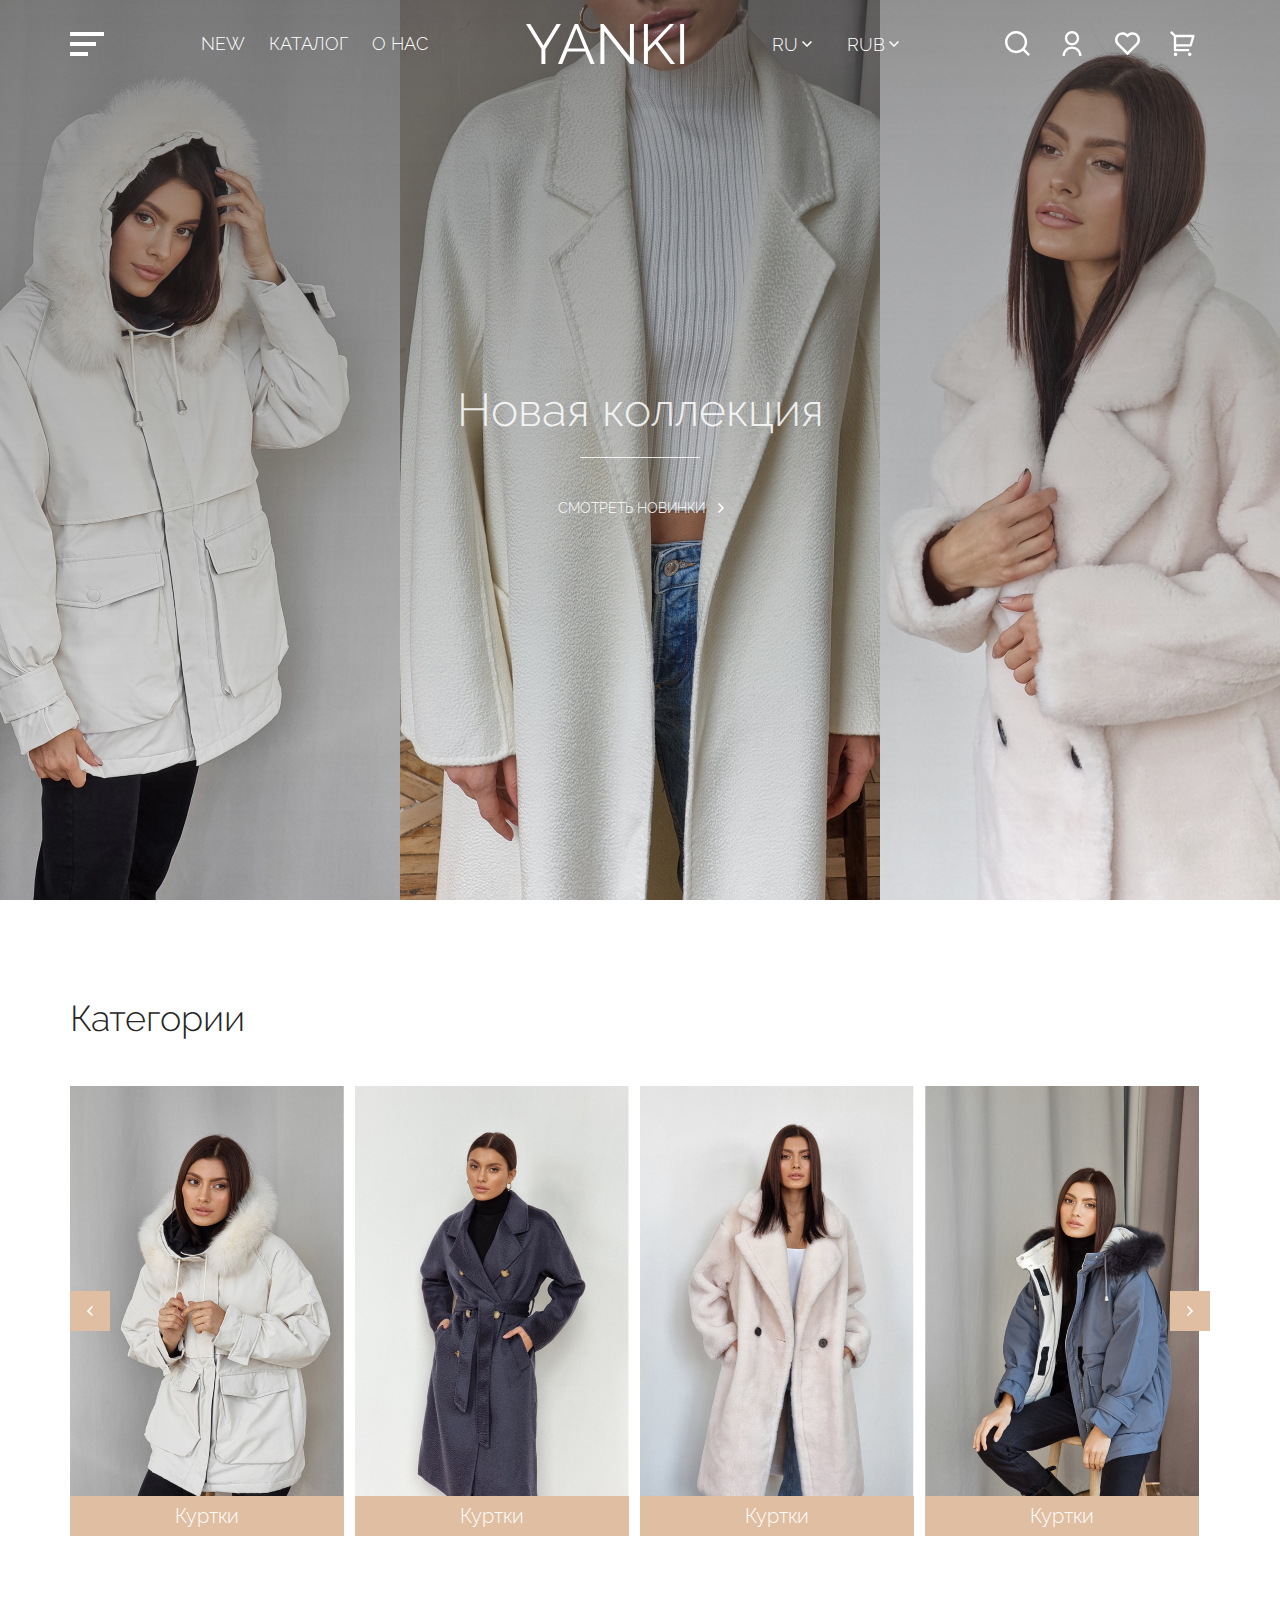
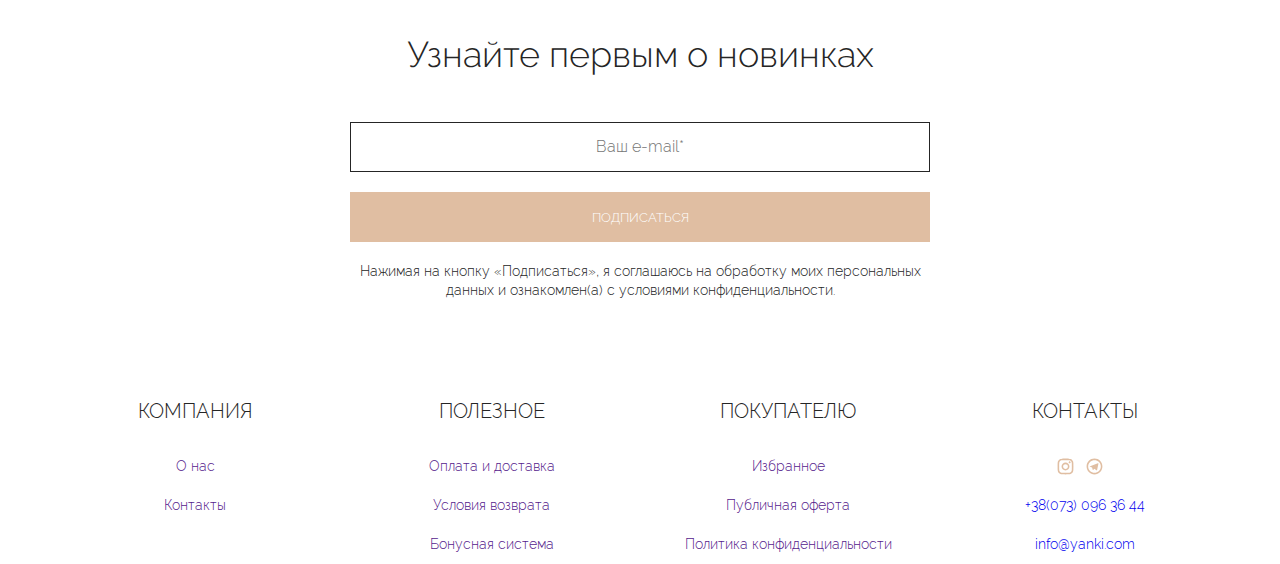
<file: html/index.html>
<!DOCTYPE html>
<html lang="en">
<head>
  <meta charset="UTF-8">
  <meta http-equiv="X-UA-Compatible" content="IE=edge">
  <meta name="viewport" content="width=device-width, initial-scale=1.0">
  <title>Yanki</title>
  <link rel="stylesheet" href="../css/style.css">
  <link rel="stylesheet" href="../css/swiper.min.css">
</head>
<body>
  <main>
    <article class="first-page">
      <div class="open-menu-container delete">
        <div class="open-menu-nav__container ">
          <nav class="container">
            <img class="close-menu" src="../images/icon/close-menu-white.png" alt="">
<!-- menu-lang -->
            <div class="wrapper">
              <button class="dropdown-open">
                RU <svg class="dropdown-svg-open" width="18" height="18" viewBox="0 0 18 18"  xmlns="http://www.w3.org/2000/svg">
                  <path d="M9 9.88903L12.8891 5.99997L14 7.11091L9 12.1109L4 7.1109L5.11094 5.99997L9 9.88903Z" />
                  </svg>
                  <svg class="dropdown-svg-close svg-close" width="19" height="18" viewBox="0 0 19 18" xmlns="http://www.w3.org/2000/svg">
                    <path d="M9.0188 8.2219L5.12974 12.111L4.0188 11L9.0188 6.00003L14.0188 11L12.9079 12.111L9.0188 8.2219Z"/>
                    </svg>
                    
              <div class="dropdown-content">
                  <a href="#"class="dropdown-link"> текст</a>
                  <a href="" class="dropdown-link"> текст</a>
              </div>
              </button>
            </div>

            <!--logo  -->
            <img src="../images/icon/logo-white.png" alt="">

            <!-- like -->
            <a href="">
              <svg width="25" height="25" viewBox="0 0 25 25" fill="none" xmlns="http://www.w3.org/2000/svg">
                <g clip-path="url(#clip0_100_34)">
                <path d="M12.501 3.16119C15.4372 0.524988 19.9746 0.612487 22.8033 3.44618C25.6308 6.28113 25.7283 10.796 23.0983 13.741L12.4985 24.3558L1.90122 13.741C-0.728729 10.796 -0.62998 6.27363 2.19622 3.44618C5.02741 0.616237 9.55608 0.521238 12.501 3.16119ZM21.0334 5.2124C19.1584 3.33494 16.1335 3.25869 14.171 5.02115L12.5023 6.51863L10.8323 5.0224C8.86359 3.25744 5.8449 3.33494 3.96493 5.2149C2.10247 7.07737 2.00872 10.0586 3.72494 12.0285L12.4998 20.8171L21.2746 12.0298C22.9921 10.0586 22.8983 7.08112 21.0334 5.2124Z" />
                </g>
                <defs>
                <clipPath id="clip0_100_34">
                <rect width="25" height="25" fill="white"/>
                </clipPath>
                </defs>
                </svg>
            </a>

            <!-- basket -->
            <a href="" >
              <svg width="25" height="25" viewBox="0 0 25 25" fill="none" xmlns="http://www.w3.org/2000/svg">
                <g clip-path="url(#clip0_100_37)">
                <path d="M3.81655 5.48063L0 1.66525L1.66525 0L5.48063 3.81655H23.4183C23.6017 3.81654 23.7826 3.85941 23.9466 3.94173C24.1105 4.02406 24.2529 4.14356 24.3624 4.2907C24.4719 4.43785 24.5456 4.60856 24.5774 4.78921C24.6092 4.96986 24.5984 5.15545 24.5457 5.33117L21.7213 14.746C21.6486 14.9886 21.4997 15.2012 21.2966 15.3524C21.0935 15.5035 20.847 15.5852 20.5938 15.5851H6.17027V17.9389H19.1157V20.2926H4.99341C4.68129 20.2926 4.38195 20.1686 4.16125 19.9479C3.94054 19.7272 3.81655 19.4278 3.81655 19.1157V5.48063ZM6.17027 6.17027V13.2314H19.7183L21.8366 6.17027H6.17027ZM5.58184 25C5.11366 25 4.66465 24.814 4.33359 24.483C4.00254 24.1519 3.81655 23.7029 3.81655 23.2347C3.81655 22.7665 4.00254 22.3175 4.33359 21.9865C4.66465 21.6554 5.11366 21.4694 5.58184 21.4694C6.05002 21.4694 6.49903 21.6554 6.83009 21.9865C7.16114 22.3175 7.34713 22.7665 7.34713 23.2347C7.34713 23.7029 7.16114 24.1519 6.83009 24.483C6.49903 24.814 6.05002 25 5.58184 25ZM19.7041 25C19.236 25 18.7869 24.814 18.4559 24.483C18.1248 24.1519 17.9388 23.7029 17.9388 23.2347C17.9388 22.7665 18.1248 22.3175 18.4559 21.9865C18.7869 21.6554 19.236 21.4694 19.7041 21.4694C20.1723 21.4694 20.6213 21.6554 20.9524 21.9865C21.2834 22.3175 21.4694 22.7665 21.4694 23.2347C21.4694 23.7029 21.2834 24.1519 20.9524 24.483C20.6213 24.814 20.1723 25 19.7041 25Z">
                </g>
                <defs>
                <clipPath id="clip0_100_37">
                <rect width="25" height="25" fill="white"/>
                </clipPath>
                </defs>
                </svg>
            </a>

          </nav>
        </div>
        
        <div class="menu-content">
          <div class="open-menu-search container">
            <div class="container-search">
              <input class="search-text" name="header-search" id="search" placeholder="Введите ваш запрос">
              <label class="search-text-icon" for="search">
                <svg width="15" height="15" viewBox="0 0 15 15" fill="none" xmlns="http://www.w3.org/2000/svg">
                  <g clip-path="url(#clip0_429_103)">
                  <rect width="15" height="15" rx="7.5" fill="white"/>
                  <path d="M11.8374 10.7933L15 13.9552L13.9552 15L10.7933 11.8374C9.61682 12.7805 8.15349 13.2935 6.64566 13.2913C2.97726 13.2913 0 10.3141 0 6.64566C0 2.97726 2.97726 0 6.64566 0C10.3141 0 13.2913 2.97726 13.2913 6.64566C13.2935 8.15349 12.7805 9.61682 11.8374 10.7933ZM10.3562 10.2454C11.2933 9.28169 11.8166 7.98988 11.8145 6.64566C11.8145 3.7895 9.50108 1.47681 6.64566 1.47681C3.7895 1.47681 1.47681 3.7895 1.47681 6.64566C1.47681 9.50108 3.7895 11.8145 6.64566 11.8145C7.98988 11.8166 9.28169 11.2933 10.2454 10.3562L10.3562 10.2454Z" fill="#252525"/>
                  </g>
                  <defs>
                  <clipPath id="clip0_429_103">
                  <rect width="15" height="15" rx="7.5" fill="white"/>
                  </clipPath>
                  </defs>
                  </svg>
              </label>
            </div>

            <!-- money -->
            <div class="wrapper">
              <button class="dropdown-open">
                RUB <svg class="dropdown-svg-open" width="18" height="18" viewBox="0 0 18 18" fill="none" xmlns="http://www.w3.org/2000/svg">
                  <path d="M9 9.88903L12.8891 5.99997L14 7.11091L9 12.1109L4 7.1109L5.11094 5.99997L9 9.88903Z"/>
                  </svg>
                  <svg class="dropdown-svg-close svg-close" width="19" height="18" viewBox="0 0 19 18" fill="none" xmlns="http://www.w3.org/2000/svg">
                    <path d="M9.0188 8.2219L5.12974 12.111L4.0188 11L9.0188 6.00003L14.0188 11L12.9079 12.111L9.0188 8.2219Z"/>
                    </svg>
              <div class="dropdown-content">
                  <a href="" class="dropdown-link"> текст</a>
                  <a href="" class="dropdown-link"> текст</a>
              </div>
              </button>
            </div>
          </div>

          <!-- content text -->
          <div class="menu-content__text container">
            <div class="flex-row">

            
                <svg width="25" height="25" viewBox="0 0 25 25" xmlns="http://www.w3.org/2000/svg">
                  <g clip-path="url(#clip0_100_31)">
                  <path d="M2.5 25C2.5 22.4741 3.5034 20.0517 5.28946 18.2656C7.07552 16.4796 9.49794 15.4762 12.0238 15.4762C14.5497 15.4762 16.9721 16.4796 18.7582 18.2656C20.5442 20.0517 21.5476 22.4741 21.5476 25H19.1667C19.1667 23.1056 18.4141 21.2888 17.0746 19.9492C15.735 18.6097 13.9182 17.8571 12.0238 17.8571C10.1294 17.8571 8.31259 18.6097 6.97305 19.9492C5.6335 21.2888 4.88095 23.1056 4.88095 25H2.5ZM12.0238 14.2857C8.07738 14.2857 4.88095 11.0893 4.88095 7.14286C4.88095 3.19643 8.07738 0 12.0238 0C15.9702 0 19.1667 3.19643 19.1667 7.14286C19.1667 11.0893 15.9702 14.2857 12.0238 14.2857ZM12.0238 11.9048C14.6548 11.9048 16.7857 9.77381 16.7857 7.14286C16.7857 4.5119 14.6548 2.38095 12.0238 2.38095C9.39286 2.38095 7.2619 4.5119 7.2619 7.14286C7.2619 9.77381 9.39286 11.9048 12.0238 11.9048Z"/>
                  </g>
                  <defs>
                  <clipPath id="clip0_100_31">
                  <rect width="25" height="25"/>
                  </clipPath>
                  </defs>
                  </svg>
              

              <a href="">ЛИЧНЫЙ КАБИНЕТ</a>
            </div>
            <a href="">new</a>
            <a href="../html/catalog.html" target="_blank">КАТАЛОГ</a>
            <a href="">О НАС</a>
            <a href="">УСЛОВИЯ ВОЗВРАТА</a>
            <a href="">КОНТАКТЫ</a>
          </div>

          <div class="footer-contacts">
            <div>
             <svg width="19" height="19" viewBox="0 0 19 19" fill="none" xmlns="http://www.w3.org/2000/svg">
                <g clip-path="url(#clip0_422_46)">
                <path d="M9.49992 7.12504C8.87003 7.12504 8.26594 7.37526 7.82054 7.82066C7.37514 8.26606 7.12492 8.87015 7.12492 9.50004C7.12492 10.1299 7.37514 10.734 7.82054 11.1794C8.26594 11.6248 8.87003 11.875 9.49992 11.875C10.1298 11.875 10.7339 11.6248 11.1793 11.1794C11.6247 10.734 11.8749 10.1299 11.8749 9.50004C11.8749 8.87015 11.6247 8.26606 11.1793 7.82066C10.7339 7.37526 10.1298 7.12504 9.49992 7.12504ZM9.49992 5.54171C10.5497 5.54171 11.5566 5.95875 12.2989 6.70108C13.0412 7.44341 13.4583 8.45023 13.4583 9.50004C13.4583 10.5499 13.0412 11.5567 12.2989 12.299C11.5566 13.0413 10.5497 13.4584 9.49992 13.4584C8.4501 13.4584 7.44329 13.0413 6.70095 12.299C5.95862 11.5567 5.54159 10.5499 5.54159 9.50004C5.54159 8.45023 5.95862 7.44341 6.70095 6.70108C7.44329 5.95875 8.4501 5.54171 9.49992 5.54171ZM14.6458 5.34379C14.6458 5.60625 14.5415 5.85795 14.3559 6.04353C14.1703 6.22912 13.9186 6.33337 13.6562 6.33337C13.3937 6.33337 13.142 6.22912 12.9564 6.04353C12.7708 5.85795 12.6666 5.60625 12.6666 5.34379C12.6666 5.08134 12.7708 4.82963 12.9564 4.64405C13.142 4.45847 13.3937 4.35421 13.6562 4.35421C13.9186 4.35421 14.1703 4.45847 14.3559 4.64405C14.5415 4.82963 14.6458 5.08134 14.6458 5.34379ZM9.49992 3.16671C7.54134 3.16671 7.2215 3.17225 6.31029 3.21262C5.68963 3.24192 5.27321 3.32504 4.88688 3.47546C4.54329 3.60846 4.2955 3.76758 4.03188 4.032C3.78409 4.2714 3.59357 4.56367 3.47454 4.887C3.32413 5.27492 3.241 5.69054 3.2125 6.31042C3.17134 7.18442 3.16659 7.49 3.16659 9.50004C3.16659 11.4586 3.17213 11.7785 3.2125 12.6897C3.24179 13.3095 3.32492 13.7268 3.47454 14.1123C3.60913 14.4567 3.76746 14.7045 4.03029 14.9673C4.29709 15.2333 4.54488 15.3924 4.88529 15.5238C5.27638 15.675 5.69279 15.759 6.31029 15.7875C7.18429 15.8286 7.48988 15.8334 9.49992 15.8334C11.4585 15.8334 11.7783 15.8278 12.6895 15.7875C13.3086 15.7582 13.7258 15.675 14.1122 15.5254C14.455 15.3916 14.7043 15.2325 14.9672 14.9697C15.234 14.7029 15.3931 14.4551 15.5245 14.1147C15.6749 13.7244 15.7588 13.3072 15.7873 12.6897C15.8285 11.8157 15.8333 11.5101 15.8333 9.50004C15.8333 7.54146 15.8277 7.22162 15.7873 6.31042C15.758 5.69133 15.6749 5.27333 15.5245 4.887C15.4052 4.564 15.215 4.27184 14.968 4.032C14.7287 3.78409 14.4364 3.59355 14.113 3.47467C13.725 3.32425 13.3086 3.24112 12.6895 3.21262C11.8155 3.17146 11.51 3.16671 9.49992 3.16671ZM9.49992 1.58337C11.6509 1.58337 11.9193 1.59129 12.7632 1.63087C13.6063 1.67046 14.1803 1.80267 14.6853 1.999C15.2078 2.20008 15.648 2.47242 16.0882 2.91179C16.4907 3.30754 16.8022 3.78626 17.001 4.31462C17.1965 4.81892 17.3295 5.39367 17.3691 6.23679C17.4063 7.08071 17.4166 7.34908 17.4166 9.50004C17.4166 11.651 17.4087 11.9194 17.3691 12.7633C17.3295 13.6064 17.1965 14.1804 17.001 14.6855C16.8028 15.2141 16.4912 15.6929 16.0882 16.0883C15.6923 16.4907 15.2136 16.8022 14.6853 17.0011C14.181 17.1966 13.6063 17.3296 12.7632 17.3692C11.9193 17.4064 11.6509 17.4167 9.49992 17.4167C7.34896 17.4167 7.08059 17.4088 6.23667 17.3692C5.39354 17.3296 4.81959 17.1966 4.3145 17.0011C3.78593 16.8028 3.30713 16.4912 2.91167 16.0883C2.50903 15.6926 2.19753 15.2139 1.99888 14.6855C1.80254 14.1812 1.67034 13.6064 1.63075 12.7633C1.59354 11.9194 1.58325 11.651 1.58325 9.50004C1.58325 7.34908 1.59117 7.08071 1.63075 6.23679C1.67034 5.39287 1.80254 4.81971 1.99888 4.31462C2.19698 3.78593 2.50855 3.30709 2.91167 2.91179C3.30724 2.50902 3.78601 2.19749 4.3145 1.999C4.81959 1.80267 5.39275 1.67046 6.23667 1.63087C7.08059 1.59367 7.34896 1.58337 9.49992 1.58337Z" fill="#E0BEA2"/>
                </g>
                <defs>
                <clipPath id="clip0_422_46">
                <rect width="19" height="19" fill="white"/>
                </clipPath>
                </defs>
                </svg>
              
                <svg width="19" height="19" viewBox="0 0 19 19" fill="none" xmlns="http://www.w3.org/2000/svg">
                  <g clip-path="url(#clip0_422_49)">
                  <path d="M9.49992 15.8334C11.1796 15.8334 12.7905 15.1661 13.9783 13.9784C15.166 12.7907 15.8333 11.1797 15.8333 9.50004C15.8333 7.82034 15.166 6.20943 13.9783 5.0217C12.7905 3.83397 11.1796 3.16671 9.49992 3.16671C7.82021 3.16671 6.20931 3.83397 5.02158 5.0217C3.83385 6.20943 3.16659 7.82034 3.16659 9.50004C3.16659 11.1797 3.83385 12.7907 5.02158 13.9784C6.20931 15.1661 7.82021 15.8334 9.49992 15.8334ZM9.49992 17.4167C5.12754 17.4167 1.58325 13.8724 1.58325 9.50004C1.58325 5.12767 5.12754 1.58337 9.49992 1.58337C13.8723 1.58337 17.4166 5.12767 17.4166 9.50004C17.4166 13.8724 13.8723 17.4167 9.49992 17.4167ZM7.03784 10.4263L5.06025 9.80958C4.63275 9.67896 4.63038 9.38446 5.15604 9.17308L12.8613 6.19642C13.3086 6.01433 13.562 6.24471 13.4171 6.82183L12.1053 13.0127C12.0135 13.4536 11.7483 13.5589 11.3801 13.3555L9.36059 11.8608L8.41929 12.7696C8.32271 12.863 8.24434 12.943 8.0955 12.9628C7.94746 12.9834 7.82554 12.939 7.73609 12.6936L7.04734 10.4207L7.03784 10.4263Z" fill="#E0BEA2"/>
                 </g>
                  <defs>
                  <clipPath id="clip0_422_49">
                  <rect width="19" height="19" fill="white"/>
                 </clipPath>
                 </defs>
                  </svg>
                
  
            </div>
            <a href="tel:+380730963644" >+38(073) 096 36 44</a>
            <a href="mailto:info@yanki.com">info@yanki.com</a>
          </div>

        </div>
      </div>
      <header class="main-header container">
        <!-- close menu -->
          <img class="open-menu" src="../images/icon//open-menu-white.png" alt="">

          

          
        <nav>
          <a href="">NEW</a>
          <a href="../html/catalog.html" target="_blank">КАТАЛОГ</a>
          <a href="">О НАС</a>
        </nav>
        <svg class="logo" width="159" height="40" viewBox="0 0 159 40" fill="none" xmlns="http://www.w3.org/2000/svg">
          <path d="M4.33803 0L17.4085 21.5211L30.5915 0H34.8732L19.3803 25.1268V40H15.4366V25.0141L0 0H4.33803Z" fill="white"/>
          <path d="M48.7474 0H52.0713L68.691 40H64.522L59.3389 27.493H41.3671L36.2403 40H32.015L48.7474 0ZM58.4375 24.3944L50.3812 4.61972L42.2121 24.3944H58.4375Z" fill="white"/>
          <path d="M78.3688 7.26761V40H74.4252V0H77.6928L103.946 33.3521V0.0563369H107.89V40H104.228L78.3688 7.26761Z" fill="white"/>
          <path d="M117.944 40V0.0563369H121.888V23.2676L143.916 0H148.254L131.916 17.5775L149.099 40H144.648L129.381 19.9437L121.888 27.7183V40H117.944Z" fill="white"/>
          <path d="M154.146 40V0H158.089V40H154.146Z" fill="white"/>
          </svg>
          
        

          <div class="lang-container">
            <div class="wrapper">
              <button class="dropdown-open">
                RU <svg class="dropdown-svg-open" width="18" height="18" viewBox="0 0 18 18" fill="none" xmlns="http://www.w3.org/2000/svg">
                  <path d="M9 9.88903L12.8891 5.99997L14 7.11091L9 12.1109L4 7.1109L5.11094 5.99997L9 9.88903Z" fill="white"/>
                  </svg>
                  <svg class="dropdown-svg-close svg-close" width="19" height="18" viewBox="0 0 19 18" fill="none" xmlns="http://www.w3.org/2000/svg">
                    <path d="M9.0188 8.2219L5.12974 12.111L4.0188 11L9.0188 6.00003L14.0188 11L12.9079 12.111L9.0188 8.2219Z" fill="white"/>
                    </svg>
                    
              <div class="dropdown-content">
                  <a href="#" class="dropdown-link"> текст</a>
                  <a href="" class="dropdown-link"> текст</a>
              </div>
              </button>
            </div>

            <div class="wrapper">
              <button class="dropdown-open">
                RUB <svg class="dropdown-svg-open" width="18" height="18" viewBox="0 0 18 18" fill="none" xmlns="http://www.w3.org/2000/svg">
                  <path d="M9 9.88903L12.8891 5.99997L14 7.11091L9 12.1109L4 7.1109L5.11094 5.99997L9 9.88903Z" fill="white"/>
                  </svg>
                  <svg class="dropdown-svg-close svg-close" width="19" height="18" viewBox="0 0 19 18" fill="none" xmlns="http://www.w3.org/2000/svg">
                    <path d="M9.0188 8.2219L5.12974 12.111L4.0188 11L9.0188 6.00003L14.0188 11L12.9079 12.111L9.0188 8.2219Z" fill="white"/>
                    </svg>
              <div class="dropdown-content">
                  <a href="" class="dropdown-link"> текст</a>
                  <a href="" class="dropdown-link"> текст</a>
              </div>
              </button>
            </div>
        </div>

        <!-- logo  -->
        <img class="logo-center" src="../images/icon/logo-white.png" alt="">

        <div class="header-icon">
          <!-- search -->
          <a  class="search-icon">
            <svg   width="25" height="25" viewBox="0 0 25 25" fill="none" xmlns="http://www.w3.org/2000/svg">
              <g clip-path="url(#clip0_100_26)">
              <path d="M19.729 17.9888L25 23.2586L23.2586 25L17.9888 19.729C16.028 21.3009 13.5892 22.1558 11.0761 22.1522C4.9621 22.1522 0 17.1901 0 11.0761C0 4.9621 4.9621 0 11.0761 0C17.1901 0 22.1522 4.9621 22.1522 11.0761C22.1558 13.5892 21.3009 16.028 19.729 17.9888ZM17.2603 17.0757C18.8221 15.4695 19.6944 13.3165 19.6909 11.0761C19.6909 6.31584 15.8351 2.46136 11.0761 2.46136C6.31584 2.46136 2.46136 6.31584 2.46136 11.0761C2.46136 15.8351 6.31584 19.6909 11.0761 19.6909C13.3165 19.6944 15.4695 18.8221 17.0757 17.2603L17.2603 17.0757Z" />
              </g>
              <defs>
              <clipPath id="clip0_100_26">
              <rect width="25" height="25" fill="white"/>
              </clipPath>
              </defs>
              </svg>
          </a>
            
            <div class="container-search-text search-hidden">
              <input class="search-text" name="header-search" id="search" placeholder="Введите ваш запрос">
              <label class="search-text-icon" for="search">
                <svg width="15" height="15" viewBox="0 0 15 15" fill="none" xmlns="http://www.w3.org/2000/svg">
                  <g clip-path="url(#clip0_429_103)">
                  <rect width="15" height="15" rx="7.5" fill="white"/>
                  <path d="M11.8374 10.7933L15 13.9552L13.9552 15L10.7933 11.8374C9.61682 12.7805 8.15349 13.2935 6.64566 13.2913C2.97726 13.2913 0 10.3141 0 6.64566C0 2.97726 2.97726 0 6.64566 0C10.3141 0 13.2913 2.97726 13.2913 6.64566C13.2935 8.15349 12.7805 9.61682 11.8374 10.7933ZM10.3562 10.2454C11.2933 9.28169 11.8166 7.98988 11.8145 6.64566C11.8145 3.7895 9.50108 1.47681 6.64566 1.47681C3.7895 1.47681 1.47681 3.7895 1.47681 6.64566C1.47681 9.50108 3.7895 11.8145 6.64566 11.8145C7.98988 11.8166 9.28169 11.2933 10.2454 10.3562L10.3562 10.2454Z" fill="#252525"/>
                  </g>
                  <defs>
                  <clipPath id="clip0_429_103">
                  <rect width="15" height="15" rx="7.5" fill="white"/>
                  </clipPath>
                  </defs>
                  </svg>
              </label>
            </div>
            <!-- account -->
            <a href="" class="header_account-icon">
              <svg width="25" height="25" viewBox="0 0 25 25" fill="none" xmlns="http://www.w3.org/2000/svg">
                <g clip-path="url(#clip0_100_31)">
                <path d="M2.5 25C2.5 22.4741 3.5034 20.0517 5.28946 18.2656C7.07552 16.4796 9.49794 15.4762 12.0238 15.4762C14.5497 15.4762 16.9721 16.4796 18.7582 18.2656C20.5442 20.0517 21.5476 22.4741 21.5476 25H19.1667C19.1667 23.1056 18.4141 21.2888 17.0746 19.9492C15.735 18.6097 13.9182 17.8571 12.0238 17.8571C10.1294 17.8571 8.31259 18.6097 6.97305 19.9492C5.6335 21.2888 4.88095 23.1056 4.88095 25H2.5ZM12.0238 14.2857C8.07738 14.2857 4.88095 11.0893 4.88095 7.14286C4.88095 3.19643 8.07738 0 12.0238 0C15.9702 0 19.1667 3.19643 19.1667 7.14286C19.1667 11.0893 15.9702 14.2857 12.0238 14.2857ZM12.0238 11.9048C14.6548 11.9048 16.7857 9.77381 16.7857 7.14286C16.7857 4.5119 14.6548 2.38095 12.0238 2.38095C9.39286 2.38095 7.2619 4.5119 7.2619 7.14286C7.2619 9.77381 9.39286 11.9048 12.0238 11.9048Z"/>
                </g>
                <defs>
                <clipPath id="clip0_100_31">
                <rect width="25" height="25" fill="white"/>
                </clipPath>
                </defs>
                </svg>
            </a>
              <!-- like -->
              <a href="" class="header_like-icon">
                <svg width="25" height="25" viewBox="0 0 25 25" fill="none" xmlns="http://www.w3.org/2000/svg">
                  <g clip-path="url(#clip0_100_34)">
                  <path d="M12.501 3.16119C15.4372 0.524988 19.9746 0.612487 22.8033 3.44618C25.6308 6.28113 25.7283 10.796 23.0983 13.741L12.4985 24.3558L1.90122 13.741C-0.728729 10.796 -0.62998 6.27363 2.19622 3.44618C5.02741 0.616237 9.55608 0.521238 12.501 3.16119ZM21.0334 5.2124C19.1584 3.33494 16.1335 3.25869 14.171 5.02115L12.5023 6.51863L10.8323 5.0224C8.86359 3.25744 5.8449 3.33494 3.96493 5.2149C2.10247 7.07737 2.00872 10.0586 3.72494 12.0285L12.4998 20.8171L21.2746 12.0298C22.9921 10.0586 22.8983 7.08112 21.0334 5.2124Z" />
                  </g>
                  <defs>
                  <clipPath id="clip0_100_34">
                  <rect width="25" height="25" fill="white"/>
                  </clipPath>
                  </defs>
                  </svg>
              </a>
              <!-- basket -->
              <a href="" class="header_basket-icon">
                <svg width="25" height="25" viewBox="0 0 25 25" fill="none" xmlns="http://www.w3.org/2000/svg">
                  <g clip-path="url(#clip0_100_37)">
                  <path d="M3.81655 5.48063L0 1.66525L1.66525 0L5.48063 3.81655H23.4183C23.6017 3.81654 23.7826 3.85941 23.9466 3.94173C24.1105 4.02406 24.2529 4.14356 24.3624 4.2907C24.4719 4.43785 24.5456 4.60856 24.5774 4.78921C24.6092 4.96986 24.5984 5.15545 24.5457 5.33117L21.7213 14.746C21.6486 14.9886 21.4997 15.2012 21.2966 15.3524C21.0935 15.5035 20.847 15.5852 20.5938 15.5851H6.17027V17.9389H19.1157V20.2926H4.99341C4.68129 20.2926 4.38195 20.1686 4.16125 19.9479C3.94054 19.7272 3.81655 19.4278 3.81655 19.1157V5.48063ZM6.17027 6.17027V13.2314H19.7183L21.8366 6.17027H6.17027ZM5.58184 25C5.11366 25 4.66465 24.814 4.33359 24.483C4.00254 24.1519 3.81655 23.7029 3.81655 23.2347C3.81655 22.7665 4.00254 22.3175 4.33359 21.9865C4.66465 21.6554 5.11366 21.4694 5.58184 21.4694C6.05002 21.4694 6.49903 21.6554 6.83009 21.9865C7.16114 22.3175 7.34713 22.7665 7.34713 23.2347C7.34713 23.7029 7.16114 24.1519 6.83009 24.483C6.49903 24.814 6.05002 25 5.58184 25ZM19.7041 25C19.236 25 18.7869 24.814 18.4559 24.483C18.1248 24.1519 17.9388 23.7029 17.9388 23.2347C17.9388 22.7665 18.1248 22.3175 18.4559 21.9865C18.7869 21.6554 19.236 21.4694 19.7041 21.4694C20.1723 21.4694 20.6213 21.6554 20.9524 21.9865C21.2834 22.3175 21.4694 22.7665 21.4694 23.2347C21.4694 23.7029 21.2834 24.1519 20.9524 24.483C20.6213 24.814 20.1723 25 19.7041 25Z">
                  </g>
                  <defs>
                  <clipPath id="clip0_100_37">
                  <rect width="25" height="25" fill="white"/>
                  </clipPath>
                  </defs>
                  </svg>
              </a>
                
        </div>
      </header>

      <!-- main first-page -->

      <div class="first-page_main">
        <h1>Новая кoллекция</h1>
        <span>
          <a href="../html/catalog.html" target="_blank">Смотреть Новинки</a>
          <svg width="18" height="18" viewBox="0 0 18 18" fill="none" xmlns="http://www.w3.org/2000/svg">
            <path d="M9 9.88903L12.8891 5.99997L14 7.11091L9 12.1109L4 7.1109L5.11094 5.99997L9 9.88903Z" />
            </svg>
        </span>
      </div>
      

      <div class="first-background">
        <img class="first-background-1" src="../images/background/first-page-1.png">
        <img class="first-background-2" src="../images/background/first-page-2.png">
        <img class="first-background-3" src="../images/background/first-page-3.png">
      </div>
    </article>

    <!-- Categories -->
    <article class="categories">
      <div class="container">
        <span class="categories_title"><h1>Категории</h1></span>
        <!-- Slider main container -->
          <div class="swiper categories_swiper">
        <!-- Additional required wrapper -->
            <div class="swiper-wrapper">
        <!-- Slides -->
              <div class="swiper-slide">
                <div class="categories_card">
                  <a href="">
                    <img src="../images/content/categories-1.png" alt="">
                    <span><p>Куртки</p></span>
                  </a>
                </div>
              </div>

              <div class="swiper-slide">
                <div class="categories_card">
                  <a href="">
                    <img src="../images/content/categories-2.png" alt="">
                    <span><p>Куртки</p></span>
                  </a>
                </div>
              </div>

              <div class="swiper-slide">
                <div class="categories_card">
                  <a href="">
                    <img src="../images/content/categories-3.png" alt="">
                    <span><p>Куртки</p></span>
                  </a>
                </div>
              </div>

              <div class="swiper-slide">
                <div class="categories_card">
                  <a href="">
                    <img src="../images/content/categories-4.png" alt="">
                    <span><p>Куртки</p></span>
                  </a>
                </div>
              </div>

              <div class="swiper-slide">
                <div class="categories_card">
                  <a href="">
                    <img src="../images/content/categories-2.png" alt="">
                    <span><p>Куртки</p></span>
                  </a>
                </div>
              </div>
    
            </div>
        <!-- If we need pagination -->
            <div class="swiper-pagination"></div>

        <!-- If we need navigation buttons -->
              <div class="swiper-button-prev">
                <div class="categories-prev">
                  <svg  width="18" height="18" viewBox="0 0 18 18" fill="none" xmlns="http://www.w3.org/2000/svg">
                    <path d="M9 9.88903L12.8891 5.99997L14 7.11091L9 12.1109L4 7.1109L5.11094 5.99997L9 9.88903Z" fill="white"/>
                    </svg>
                </div>
              </div>

              <div class="swiper-button-next">
                <div class="categories-next">
                  <svg  width="18" height="18" viewBox="0 0 18 18" fill="none" xmlns="http://www.w3.org/2000/svg">
                    <path d="M9 9.88903L12.8891 5.99997L14 7.11091L9 12.1109L4 7.1109L5.11094 5.99997L9 9.88903Z" fill="white"/>
                    </svg>
                </div>
              </div>

          </div>
      </div>
    </article>

    <!-- news form -->
    <article class="news-form">
      <div class="container">
        <h1>Узнайте  первым о новинках</h1>
        <input class="news-form__mail" type="email" placeholder="Ваш e-mail*">
        <button class="news-form__btn btn">ПОДПИСАТЬСЯ</button>
        <p>Нажимая на кнопку «Подписаться», я соглашаюсь на обработку моих персональных данных и ознакомлен(а) с условиями конфиденциальности.
        </p>
      </div>
    </article>
  </main>
<!-- footer -->
  <footer>
    <div class="container">
      <div class="footer-nav">

        <li>
          <h1>КОМПАНИЯ</h1>
          <a href="">О нас</a>
          <a href="">Контакты</a>
        </li>

        <li>
          <h1>ПОЛЕЗНОЕ</h1>
          <a href="">Оплата и доставка</a>
          <a href="">Условия возврата</a>
          <a href="">Бонусная система</a>
        </li>

        <li>
          <h1>ПОКУПАТЕЛЮ</h1>
          <a href="">Избранное</a>
          <a href="">Публичная оферта</a>
          <a href="">Политика конфиденциальности</a>
        </li>

        <li class="footer-contacts footer-contacts-li">
          <h1>КОНТАКТЫ</h1>
          <div>
            <svg width="19" height="19" viewBox="0 0 19 19" fill="none" xmlns="http://www.w3.org/2000/svg">
              <g clip-path="url(#clip0_422_46)">
              <path d="M9.49992 7.12504C8.87003 7.12504 8.26594 7.37526 7.82054 7.82066C7.37514 8.26606 7.12492 8.87015 7.12492 9.50004C7.12492 10.1299 7.37514 10.734 7.82054 11.1794C8.26594 11.6248 8.87003 11.875 9.49992 11.875C10.1298 11.875 10.7339 11.6248 11.1793 11.1794C11.6247 10.734 11.8749 10.1299 11.8749 9.50004C11.8749 8.87015 11.6247 8.26606 11.1793 7.82066C10.7339 7.37526 10.1298 7.12504 9.49992 7.12504ZM9.49992 5.54171C10.5497 5.54171 11.5566 5.95875 12.2989 6.70108C13.0412 7.44341 13.4583 8.45023 13.4583 9.50004C13.4583 10.5499 13.0412 11.5567 12.2989 12.299C11.5566 13.0413 10.5497 13.4584 9.49992 13.4584C8.4501 13.4584 7.44329 13.0413 6.70095 12.299C5.95862 11.5567 5.54159 10.5499 5.54159 9.50004C5.54159 8.45023 5.95862 7.44341 6.70095 6.70108C7.44329 5.95875 8.4501 5.54171 9.49992 5.54171ZM14.6458 5.34379C14.6458 5.60625 14.5415 5.85795 14.3559 6.04353C14.1703 6.22912 13.9186 6.33337 13.6562 6.33337C13.3937 6.33337 13.142 6.22912 12.9564 6.04353C12.7708 5.85795 12.6666 5.60625 12.6666 5.34379C12.6666 5.08134 12.7708 4.82963 12.9564 4.64405C13.142 4.45847 13.3937 4.35421 13.6562 4.35421C13.9186 4.35421 14.1703 4.45847 14.3559 4.64405C14.5415 4.82963 14.6458 5.08134 14.6458 5.34379ZM9.49992 3.16671C7.54134 3.16671 7.2215 3.17225 6.31029 3.21262C5.68963 3.24192 5.27321 3.32504 4.88688 3.47546C4.54329 3.60846 4.2955 3.76758 4.03188 4.032C3.78409 4.2714 3.59357 4.56367 3.47454 4.887C3.32413 5.27492 3.241 5.69054 3.2125 6.31042C3.17134 7.18442 3.16659 7.49 3.16659 9.50004C3.16659 11.4586 3.17213 11.7785 3.2125 12.6897C3.24179 13.3095 3.32492 13.7268 3.47454 14.1123C3.60913 14.4567 3.76746 14.7045 4.03029 14.9673C4.29709 15.2333 4.54488 15.3924 4.88529 15.5238C5.27638 15.675 5.69279 15.759 6.31029 15.7875C7.18429 15.8286 7.48988 15.8334 9.49992 15.8334C11.4585 15.8334 11.7783 15.8278 12.6895 15.7875C13.3086 15.7582 13.7258 15.675 14.1122 15.5254C14.455 15.3916 14.7043 15.2325 14.9672 14.9697C15.234 14.7029 15.3931 14.4551 15.5245 14.1147C15.6749 13.7244 15.7588 13.3072 15.7873 12.6897C15.8285 11.8157 15.8333 11.5101 15.8333 9.50004C15.8333 7.54146 15.8277 7.22162 15.7873 6.31042C15.758 5.69133 15.6749 5.27333 15.5245 4.887C15.4052 4.564 15.215 4.27184 14.968 4.032C14.7287 3.78409 14.4364 3.59355 14.113 3.47467C13.725 3.32425 13.3086 3.24112 12.6895 3.21262C11.8155 3.17146 11.51 3.16671 9.49992 3.16671ZM9.49992 1.58337C11.6509 1.58337 11.9193 1.59129 12.7632 1.63087C13.6063 1.67046 14.1803 1.80267 14.6853 1.999C15.2078 2.20008 15.648 2.47242 16.0882 2.91179C16.4907 3.30754 16.8022 3.78626 17.001 4.31462C17.1965 4.81892 17.3295 5.39367 17.3691 6.23679C17.4063 7.08071 17.4166 7.34908 17.4166 9.50004C17.4166 11.651 17.4087 11.9194 17.3691 12.7633C17.3295 13.6064 17.1965 14.1804 17.001 14.6855C16.8028 15.2141 16.4912 15.6929 16.0882 16.0883C15.6923 16.4907 15.2136 16.8022 14.6853 17.0011C14.181 17.1966 13.6063 17.3296 12.7632 17.3692C11.9193 17.4064 11.6509 17.4167 9.49992 17.4167C7.34896 17.4167 7.08059 17.4088 6.23667 17.3692C5.39354 17.3296 4.81959 17.1966 4.3145 17.0011C3.78593 16.8028 3.30713 16.4912 2.91167 16.0883C2.50903 15.6926 2.19753 15.2139 1.99888 14.6855C1.80254 14.1812 1.67034 13.6064 1.63075 12.7633C1.59354 11.9194 1.58325 11.651 1.58325 9.50004C1.58325 7.34908 1.59117 7.08071 1.63075 6.23679C1.67034 5.39287 1.80254 4.81971 1.99888 4.31462C2.19698 3.78593 2.50855 3.30709 2.91167 2.91179C3.30724 2.50902 3.78601 2.19749 4.3145 1.999C4.81959 1.80267 5.39275 1.67046 6.23667 1.63087C7.08059 1.59367 7.34896 1.58337 9.49992 1.58337Z" fill="#E0BEA2"/>
              </g>
              <defs>
              <clipPath id="clip0_422_46">
              <rect width="19" height="19" fill="white"/>
              </clipPath>
              </defs>
              </svg>
              
              <svg width="19" height="19" viewBox="0 0 19 19" fill="none" xmlns="http://www.w3.org/2000/svg">
                <g clip-path="url(#clip0_422_49)">
                <path d="M9.49992 15.8334C11.1796 15.8334 12.7905 15.1661 13.9783 13.9784C15.166 12.7907 15.8333 11.1797 15.8333 9.50004C15.8333 7.82034 15.166 6.20943 13.9783 5.0217C12.7905 3.83397 11.1796 3.16671 9.49992 3.16671C7.82021 3.16671 6.20931 3.83397 5.02158 5.0217C3.83385 6.20943 3.16659 7.82034 3.16659 9.50004C3.16659 11.1797 3.83385 12.7907 5.02158 13.9784C6.20931 15.1661 7.82021 15.8334 9.49992 15.8334ZM9.49992 17.4167C5.12754 17.4167 1.58325 13.8724 1.58325 9.50004C1.58325 5.12767 5.12754 1.58337 9.49992 1.58337C13.8723 1.58337 17.4166 5.12767 17.4166 9.50004C17.4166 13.8724 13.8723 17.4167 9.49992 17.4167ZM7.03784 10.4263L5.06025 9.80958C4.63275 9.67896 4.63038 9.38446 5.15604 9.17308L12.8613 6.19642C13.3086 6.01433 13.562 6.24471 13.4171 6.82183L12.1053 13.0127C12.0135 13.4536 11.7483 13.5589 11.3801 13.3555L9.36059 11.8608L8.41929 12.7696C8.32271 12.863 8.24434 12.943 8.0955 12.9628C7.94746 12.9834 7.82554 12.939 7.73609 12.6936L7.04734 10.4207L7.03784 10.4263Z" fill="#E0BEA2"/>
                </g>
                <defs>
                <clipPath id="clip0_422_49">
                <rect width="19" height="19" fill="white"/>
                </clipPath>
                </defs>
                </svg>
                

          </div>
          <a href="tel:+380730963644" >+38(073) 096 36 44</a>
          <a href="mailto:info@yanki.com">info@yanki.com</a>
        </li>

<!-- footer mobil -->

        <div class="footer-nav-mobil__container container">
        <div class="footer-nav-mobil">
          <div class="footer-mobil__title footer-title__border">
            <h1>КОМПАНИЯ</h1>
            <svg class="dropdown-svg-open" width="18" height="18" viewBox="0 0 18 18" xmlns="http://www.w3.org/2000/svg">
              <path d="M9 9.88903L12.8891 5.99997L14 7.11091L9 12.1109L4 7.1109L5.11094 5.99997L9 9.88903Z" />
              </svg>
              <svg class="dropdown-svg-close svg-close" width="19" height="18" viewBox="0 0 19 18" xmlns="http://www.w3.org/2000/svg">
                <path d="M9.0188 8.2219L5.12974 12.111L4.0188 11L9.0188 6.00003L14.0188 11L12.9079 12.111L9.0188 8.2219Z" />
                </svg>
          </div>
          <div class="footer-mobil__content delete">
            <a href="">О нас</a>
            <a href="">Контакты</a>
          </div>
        </div>

        <div class="footer-nav-mobil">
          <div class="footer-mobil__title footer-title__border">
            <h1>ПОЛЕЗНОЕ</h1>
            <svg class="dropdown-svg-open" width="18" height="18" viewBox="0 0 18 18" xmlns="http://www.w3.org/2000/svg">
              <path d="M9 9.88903L12.8891 5.99997L14 7.11091L9 12.1109L4 7.1109L5.11094 5.99997L9 9.88903Z" />
              </svg>
              <svg class="dropdown-svg-close svg-close" width="19" height="18" viewBox="0 0 19 18" xmlns="http://www.w3.org/2000/svg">
                <path d="M9.0188 8.2219L5.12974 12.111L4.0188 11L9.0188 6.00003L14.0188 11L12.9079 12.111L9.0188 8.2219Z" />
                </svg>
          </div>
          <div class="footer-mobil__content delete">
            <a href="">Оплата и доставка</a>
            <a href="">Условия возврата</a>
            <a href="">Бонусная система</a>
          </div>
        </div>

        <div class="footer-nav-mobil">
          <div class="footer-mobil__title footer-title__border">
            <h1>ПОКУПАТЕЛЮ</h1>
            <svg class="dropdown-svg-open" width="18" height="18" viewBox="0 0 18 18" xmlns="http://www.w3.org/2000/svg">
              <path d="M9 9.88903L12.8891 5.99997L14 7.11091L9 12.1109L4 7.1109L5.11094 5.99997L9 9.88903Z" />
              </svg>
              <svg class="dropdown-svg-close svg-close" width="19" height="18" viewBox="0 0 19 18" xmlns="http://www.w3.org/2000/svg">
                <path d="M9.0188 8.2219L5.12974 12.111L4.0188 11L9.0188 6.00003L14.0188 11L12.9079 12.111L9.0188 8.2219Z" />
                </svg>
          </div>
          <div class="footer-mobil__content delete">
            <a href="">Избранное</a>
            <a href="">Публичная оферта</a>
            <a href="">Политика конфиденциальности</a>
          </div>
        </div>

<!-- contacts -->

        <div class="footer-contacts">
          <h1>КОНТАКТЫ</h1>
          <div>
           <svg width="19" height="19" viewBox="0 0 19 19" fill="none" xmlns="http://www.w3.org/2000/svg">
              <g clip-path="url(#clip0_422_46)">
              <path d="M9.49992 7.12504C8.87003 7.12504 8.26594 7.37526 7.82054 7.82066C7.37514 8.26606 7.12492 8.87015 7.12492 9.50004C7.12492 10.1299 7.37514 10.734 7.82054 11.1794C8.26594 11.6248 8.87003 11.875 9.49992 11.875C10.1298 11.875 10.7339 11.6248 11.1793 11.1794C11.6247 10.734 11.8749 10.1299 11.8749 9.50004C11.8749 8.87015 11.6247 8.26606 11.1793 7.82066C10.7339 7.37526 10.1298 7.12504 9.49992 7.12504ZM9.49992 5.54171C10.5497 5.54171 11.5566 5.95875 12.2989 6.70108C13.0412 7.44341 13.4583 8.45023 13.4583 9.50004C13.4583 10.5499 13.0412 11.5567 12.2989 12.299C11.5566 13.0413 10.5497 13.4584 9.49992 13.4584C8.4501 13.4584 7.44329 13.0413 6.70095 12.299C5.95862 11.5567 5.54159 10.5499 5.54159 9.50004C5.54159 8.45023 5.95862 7.44341 6.70095 6.70108C7.44329 5.95875 8.4501 5.54171 9.49992 5.54171ZM14.6458 5.34379C14.6458 5.60625 14.5415 5.85795 14.3559 6.04353C14.1703 6.22912 13.9186 6.33337 13.6562 6.33337C13.3937 6.33337 13.142 6.22912 12.9564 6.04353C12.7708 5.85795 12.6666 5.60625 12.6666 5.34379C12.6666 5.08134 12.7708 4.82963 12.9564 4.64405C13.142 4.45847 13.3937 4.35421 13.6562 4.35421C13.9186 4.35421 14.1703 4.45847 14.3559 4.64405C14.5415 4.82963 14.6458 5.08134 14.6458 5.34379ZM9.49992 3.16671C7.54134 3.16671 7.2215 3.17225 6.31029 3.21262C5.68963 3.24192 5.27321 3.32504 4.88688 3.47546C4.54329 3.60846 4.2955 3.76758 4.03188 4.032C3.78409 4.2714 3.59357 4.56367 3.47454 4.887C3.32413 5.27492 3.241 5.69054 3.2125 6.31042C3.17134 7.18442 3.16659 7.49 3.16659 9.50004C3.16659 11.4586 3.17213 11.7785 3.2125 12.6897C3.24179 13.3095 3.32492 13.7268 3.47454 14.1123C3.60913 14.4567 3.76746 14.7045 4.03029 14.9673C4.29709 15.2333 4.54488 15.3924 4.88529 15.5238C5.27638 15.675 5.69279 15.759 6.31029 15.7875C7.18429 15.8286 7.48988 15.8334 9.49992 15.8334C11.4585 15.8334 11.7783 15.8278 12.6895 15.7875C13.3086 15.7582 13.7258 15.675 14.1122 15.5254C14.455 15.3916 14.7043 15.2325 14.9672 14.9697C15.234 14.7029 15.3931 14.4551 15.5245 14.1147C15.6749 13.7244 15.7588 13.3072 15.7873 12.6897C15.8285 11.8157 15.8333 11.5101 15.8333 9.50004C15.8333 7.54146 15.8277 7.22162 15.7873 6.31042C15.758 5.69133 15.6749 5.27333 15.5245 4.887C15.4052 4.564 15.215 4.27184 14.968 4.032C14.7287 3.78409 14.4364 3.59355 14.113 3.47467C13.725 3.32425 13.3086 3.24112 12.6895 3.21262C11.8155 3.17146 11.51 3.16671 9.49992 3.16671ZM9.49992 1.58337C11.6509 1.58337 11.9193 1.59129 12.7632 1.63087C13.6063 1.67046 14.1803 1.80267 14.6853 1.999C15.2078 2.20008 15.648 2.47242 16.0882 2.91179C16.4907 3.30754 16.8022 3.78626 17.001 4.31462C17.1965 4.81892 17.3295 5.39367 17.3691 6.23679C17.4063 7.08071 17.4166 7.34908 17.4166 9.50004C17.4166 11.651 17.4087 11.9194 17.3691 12.7633C17.3295 13.6064 17.1965 14.1804 17.001 14.6855C16.8028 15.2141 16.4912 15.6929 16.0882 16.0883C15.6923 16.4907 15.2136 16.8022 14.6853 17.0011C14.181 17.1966 13.6063 17.3296 12.7632 17.3692C11.9193 17.4064 11.6509 17.4167 9.49992 17.4167C7.34896 17.4167 7.08059 17.4088 6.23667 17.3692C5.39354 17.3296 4.81959 17.1966 4.3145 17.0011C3.78593 16.8028 3.30713 16.4912 2.91167 16.0883C2.50903 15.6926 2.19753 15.2139 1.99888 14.6855C1.80254 14.1812 1.67034 13.6064 1.63075 12.7633C1.59354 11.9194 1.58325 11.651 1.58325 9.50004C1.58325 7.34908 1.59117 7.08071 1.63075 6.23679C1.67034 5.39287 1.80254 4.81971 1.99888 4.31462C2.19698 3.78593 2.50855 3.30709 2.91167 2.91179C3.30724 2.50902 3.78601 2.19749 4.3145 1.999C4.81959 1.80267 5.39275 1.67046 6.23667 1.63087C7.08059 1.59367 7.34896 1.58337 9.49992 1.58337Z" fill="#E0BEA2"/>
              </g>
              <defs>
              <clipPath id="clip0_422_46">
              <rect width="19" height="19" fill="white"/>
              </clipPath>
              </defs>
              </svg>
            
              <svg width="19" height="19" viewBox="0 0 19 19" fill="none" xmlns="http://www.w3.org/2000/svg">
                <g clip-path="url(#clip0_422_49)">
                <path d="M9.49992 15.8334C11.1796 15.8334 12.7905 15.1661 13.9783 13.9784C15.166 12.7907 15.8333 11.1797 15.8333 9.50004C15.8333 7.82034 15.166 6.20943 13.9783 5.0217C12.7905 3.83397 11.1796 3.16671 9.49992 3.16671C7.82021 3.16671 6.20931 3.83397 5.02158 5.0217C3.83385 6.20943 3.16659 7.82034 3.16659 9.50004C3.16659 11.1797 3.83385 12.7907 5.02158 13.9784C6.20931 15.1661 7.82021 15.8334 9.49992 15.8334ZM9.49992 17.4167C5.12754 17.4167 1.58325 13.8724 1.58325 9.50004C1.58325 5.12767 5.12754 1.58337 9.49992 1.58337C13.8723 1.58337 17.4166 5.12767 17.4166 9.50004C17.4166 13.8724 13.8723 17.4167 9.49992 17.4167ZM7.03784 10.4263L5.06025 9.80958C4.63275 9.67896 4.63038 9.38446 5.15604 9.17308L12.8613 6.19642C13.3086 6.01433 13.562 6.24471 13.4171 6.82183L12.1053 13.0127C12.0135 13.4536 11.7483 13.5589 11.3801 13.3555L9.36059 11.8608L8.41929 12.7696C8.32271 12.863 8.24434 12.943 8.0955 12.9628C7.94746 12.9834 7.82554 12.939 7.73609 12.6936L7.04734 10.4207L7.03784 10.4263Z" fill="#E0BEA2"/>
               </g>
                <defs>
                <clipPath id="clip0_422_49">
                <rect width="19" height="19" fill="white"/>
               </clipPath>
               </defs>
                </svg>
              

          </div>
          <a href="tel:+380730963644" >+38(073) 096 36 44</a>
          <a href="mailto:info@yanki.com">info@yanki.com</a>
        </div>
      </div>

      </div> 
      </div>
    </div>
  </footer>

  <script src="../js/swiper-bundle.min.js"></script>
  <script src="../js/script.js"></script>
</body>
</html>
</file>
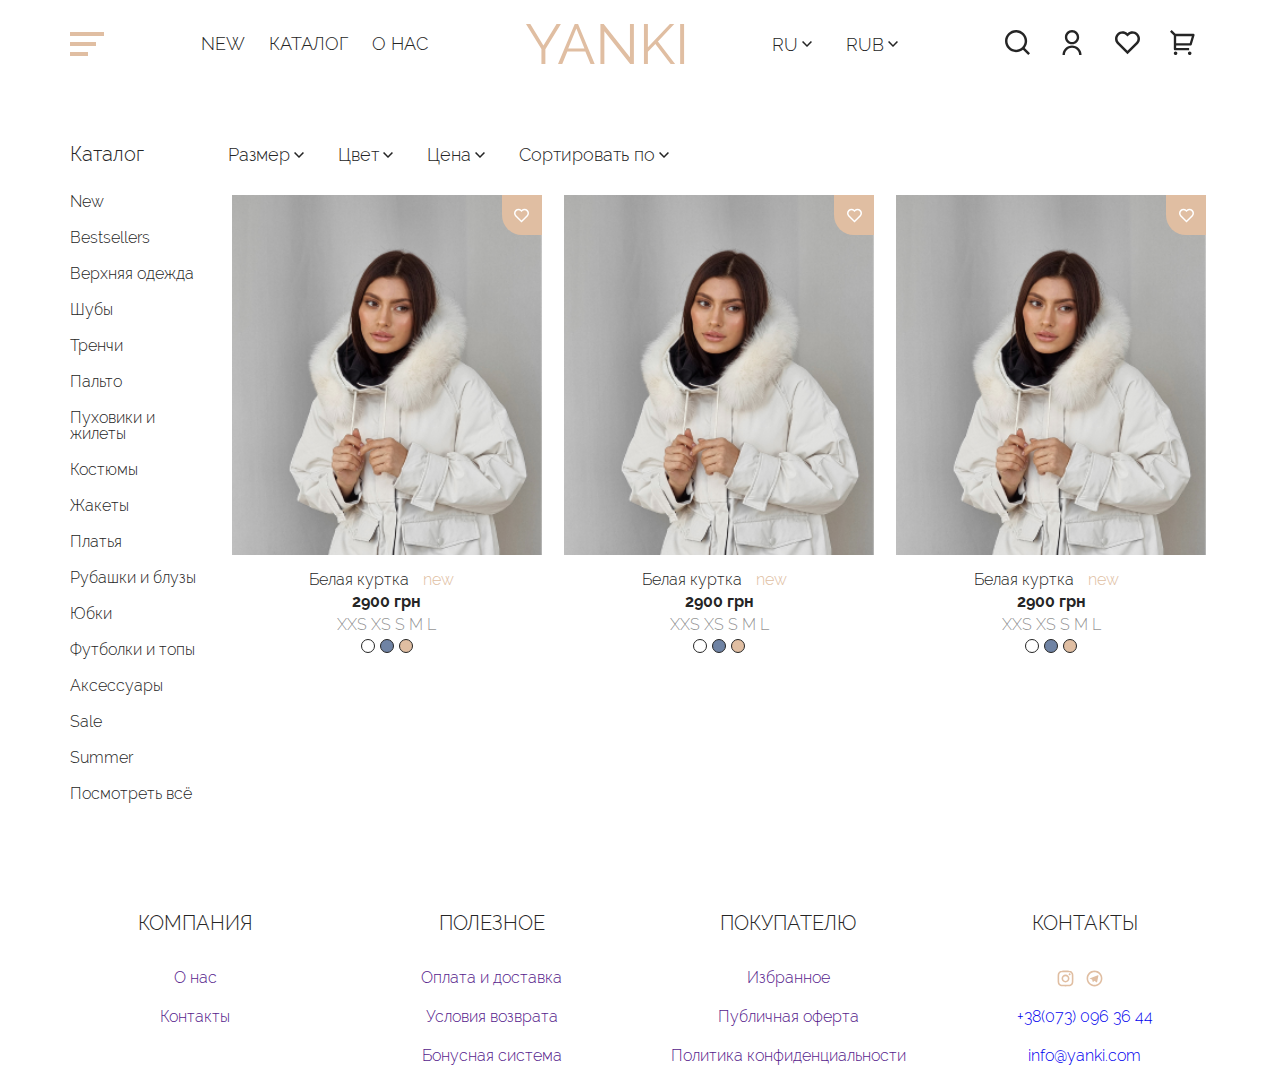
<file: html/catalog.html>
<!DOCTYPE html>
<html lang="en">
<head>
  <meta charset="UTF-8">
  <meta http-equiv="X-UA-Compatible" content="IE=edge">
  <meta name="viewport" content="width=device-width, initial-scale=1.0">
  <link rel="stylesheet" href="../css/style.css">
  <link rel="stylesheet" href="../css/catalog.css">
  <link rel="stylesheet" href="../css/swiper.min.css ">
  <title>Catalog</title>
</head>
<body>
  <main>
    <article class="first-page">
      <div class="open-menu-container delete">
        <div class="open-menu-nav__container ">
          <nav class="container">
            <img class="close-menu" src="../images/icon/close-menu-white.png" alt="">
<!-- menu-lang -->
            <div class="wrapper">
              <button class="dropdown-open">
                RU <svg class="dropdown-svg-open" width="18" height="18" viewBox="0 0 18 18"  xmlns="http://www.w3.org/2000/svg">
                  <path d="M9 9.88903L12.8891 5.99997L14 7.11091L9 12.1109L4 7.1109L5.11094 5.99997L9 9.88903Z" />
                  </svg>
                  <svg class="dropdown-svg-close svg-close" width="19" height="18" viewBox="0 0 19 18" xmlns="http://www.w3.org/2000/svg">
                    <path d="M9.0188 8.2219L5.12974 12.111L4.0188 11L9.0188 6.00003L14.0188 11L12.9079 12.111L9.0188 8.2219Z"/>
                    </svg>
                    
              <div class="dropdown-content">
                  <a href="#" class="dropdown-link"> текст</a>
                  <a href="" class="dropdown-link"> текст</a>
              </div>
              </button>
            </div>

            <!--logo  -->
            <img src="../images/icon/logo-white.png" alt="">

            <!-- like -->
            <a href="">
              <svg width="25" height="25" viewBox="0 0 25 25" fill="none" xmlns="http://www.w3.org/2000/svg">
                <g clip-path="url(#clip0_100_34)">
                <path d="M12.501 3.16119C15.4372 0.524988 19.9746 0.612487 22.8033 3.44618C25.6308 6.28113 25.7283 10.796 23.0983 13.741L12.4985 24.3558L1.90122 13.741C-0.728729 10.796 -0.62998 6.27363 2.19622 3.44618C5.02741 0.616237 9.55608 0.521238 12.501 3.16119ZM21.0334 5.2124C19.1584 3.33494 16.1335 3.25869 14.171 5.02115L12.5023 6.51863L10.8323 5.0224C8.86359 3.25744 5.8449 3.33494 3.96493 5.2149C2.10247 7.07737 2.00872 10.0586 3.72494 12.0285L12.4998 20.8171L21.2746 12.0298C22.9921 10.0586 22.8983 7.08112 21.0334 5.2124Z" />
                </g>
                <defs>
                <clipPath id="clip0_100_34">
                <rect width="25" height="25" fill="white"/>
                </clipPath>
                </defs>
                </svg>
            </a>

            <!-- basket -->
            <a href="" >
              <svg width="25" height="25" viewBox="0 0 25 25" fill="none" xmlns="http://www.w3.org/2000/svg">
                <g clip-path="url(#clip0_100_37)">
                <path d="M3.81655 5.48063L0 1.66525L1.66525 0L5.48063 3.81655H23.4183C23.6017 3.81654 23.7826 3.85941 23.9466 3.94173C24.1105 4.02406 24.2529 4.14356 24.3624 4.2907C24.4719 4.43785 24.5456 4.60856 24.5774 4.78921C24.6092 4.96986 24.5984 5.15545 24.5457 5.33117L21.7213 14.746C21.6486 14.9886 21.4997 15.2012 21.2966 15.3524C21.0935 15.5035 20.847 15.5852 20.5938 15.5851H6.17027V17.9389H19.1157V20.2926H4.99341C4.68129 20.2926 4.38195 20.1686 4.16125 19.9479C3.94054 19.7272 3.81655 19.4278 3.81655 19.1157V5.48063ZM6.17027 6.17027V13.2314H19.7183L21.8366 6.17027H6.17027ZM5.58184 25C5.11366 25 4.66465 24.814 4.33359 24.483C4.00254 24.1519 3.81655 23.7029 3.81655 23.2347C3.81655 22.7665 4.00254 22.3175 4.33359 21.9865C4.66465 21.6554 5.11366 21.4694 5.58184 21.4694C6.05002 21.4694 6.49903 21.6554 6.83009 21.9865C7.16114 22.3175 7.34713 22.7665 7.34713 23.2347C7.34713 23.7029 7.16114 24.1519 6.83009 24.483C6.49903 24.814 6.05002 25 5.58184 25ZM19.7041 25C19.236 25 18.7869 24.814 18.4559 24.483C18.1248 24.1519 17.9388 23.7029 17.9388 23.2347C17.9388 22.7665 18.1248 22.3175 18.4559 21.9865C18.7869 21.6554 19.236 21.4694 19.7041 21.4694C20.1723 21.4694 20.6213 21.6554 20.9524 21.9865C21.2834 22.3175 21.4694 22.7665 21.4694 23.2347C21.4694 23.7029 21.2834 24.1519 20.9524 24.483C20.6213 24.814 20.1723 25 19.7041 25Z">
                </g>
                <defs>
                <clipPath id="clip0_100_37">
                <rect width="25" height="25" fill="white"/>
                </clipPath>
                </defs>
                </svg>
            </a>

          </nav>
        </div>
        
        <div class="menu-content">
          <div class="open-menu-search container">
            <div class="container-search">
              <input class="search-text" name="header-search" id="search" placeholder="Введите ваш запрос">
              <label class="search-text-icon" for="search">
                <svg width="15" height="15" viewBox="0 0 15 15" fill="none" xmlns="http://www.w3.org/2000/svg">
                  <g clip-path="url(#clip0_429_103)">
                  <rect width="15" height="15" rx="7.5" fill="white"/>
                  <path d="M11.8374 10.7933L15 13.9552L13.9552 15L10.7933 11.8374C9.61682 12.7805 8.15349 13.2935 6.64566 13.2913C2.97726 13.2913 0 10.3141 0 6.64566C0 2.97726 2.97726 0 6.64566 0C10.3141 0 13.2913 2.97726 13.2913 6.64566C13.2935 8.15349 12.7805 9.61682 11.8374 10.7933ZM10.3562 10.2454C11.2933 9.28169 11.8166 7.98988 11.8145 6.64566C11.8145 3.7895 9.50108 1.47681 6.64566 1.47681C3.7895 1.47681 1.47681 3.7895 1.47681 6.64566C1.47681 9.50108 3.7895 11.8145 6.64566 11.8145C7.98988 11.8166 9.28169 11.2933 10.2454 10.3562L10.3562 10.2454Z" fill="#252525"/>
                  </g>
                  <defs>
                  <clipPath id="clip0_429_103">
                  <rect width="15" height="15" rx="7.5" fill="white"/>
                  </clipPath>
                  </defs>
                  </svg>
              </label>
            </div>

            <!-- money -->
            <div class="wrapper">
              <button class="dropdown-open">
                RUB <svg class="dropdown-svg-open" width="18" height="18" viewBox="0 0 18 18" fill="none" xmlns="http://www.w3.org/2000/svg">
                  <path d="M9 9.88903L12.8891 5.99997L14 7.11091L9 12.1109L4 7.1109L5.11094 5.99997L9 9.88903Z"/>
                  </svg>
                  <svg class="dropdown-svg-close svg-close" width="19" height="18" viewBox="0 0 19 18" fill="none" xmlns="http://www.w3.org/2000/svg">
                    <path d="M9.0188 8.2219L5.12974 12.111L4.0188 11L9.0188 6.00003L14.0188 11L12.9079 12.111L9.0188 8.2219Z"/>
                    </svg>
              <div class="dropdown-content">
                  <a href="" class="dropdown-link"> текст</a>
                  <a href="" class="dropdown-link"> текст</a>
              </div>
              </button>
            </div>
          </div>

          <!-- content text -->
          <div class="menu-content__text container">
            <div class="flex-row">

            
                <svg width="25" height="25" viewBox="0 0 25 25" xmlns="http://www.w3.org/2000/svg">
                  <g clip-path="url(#clip0_100_31)">
                  <path d="M2.5 25C2.5 22.4741 3.5034 20.0517 5.28946 18.2656C7.07552 16.4796 9.49794 15.4762 12.0238 15.4762C14.5497 15.4762 16.9721 16.4796 18.7582 18.2656C20.5442 20.0517 21.5476 22.4741 21.5476 25H19.1667C19.1667 23.1056 18.4141 21.2888 17.0746 19.9492C15.735 18.6097 13.9182 17.8571 12.0238 17.8571C10.1294 17.8571 8.31259 18.6097 6.97305 19.9492C5.6335 21.2888 4.88095 23.1056 4.88095 25H2.5ZM12.0238 14.2857C8.07738 14.2857 4.88095 11.0893 4.88095 7.14286C4.88095 3.19643 8.07738 0 12.0238 0C15.9702 0 19.1667 3.19643 19.1667 7.14286C19.1667 11.0893 15.9702 14.2857 12.0238 14.2857ZM12.0238 11.9048C14.6548 11.9048 16.7857 9.77381 16.7857 7.14286C16.7857 4.5119 14.6548 2.38095 12.0238 2.38095C9.39286 2.38095 7.2619 4.5119 7.2619 7.14286C7.2619 9.77381 9.39286 11.9048 12.0238 11.9048Z"/>
                  </g>
                  <defs>
                  <clipPath id="clip0_100_31">
                  <rect width="25" height="25"/>
                  </clipPath>
                  </defs>
                  </svg>
              

              <a href="">ЛИЧНЫЙ КАБИНЕТ</a>
            </div>
            <a href="">new</a>
            <a href="../html/catalog.html">КАТАЛОГ</a>
            <a href="">О НАС</a>
            <a href="">УСЛОВИЯ ВОЗВРАТА</a>
            <a href="">КОНТАКТЫ</a>
          </div>

          <div class="footer-contacts">
            <div>
             <svg width="19" height="19" viewBox="0 0 19 19" fill="none" xmlns="http://www.w3.org/2000/svg">
                <g clip-path="url(#clip0_422_46)">
                <path d="M9.49992 7.12504C8.87003 7.12504 8.26594 7.37526 7.82054 7.82066C7.37514 8.26606 7.12492 8.87015 7.12492 9.50004C7.12492 10.1299 7.37514 10.734 7.82054 11.1794C8.26594 11.6248 8.87003 11.875 9.49992 11.875C10.1298 11.875 10.7339 11.6248 11.1793 11.1794C11.6247 10.734 11.8749 10.1299 11.8749 9.50004C11.8749 8.87015 11.6247 8.26606 11.1793 7.82066C10.7339 7.37526 10.1298 7.12504 9.49992 7.12504ZM9.49992 5.54171C10.5497 5.54171 11.5566 5.95875 12.2989 6.70108C13.0412 7.44341 13.4583 8.45023 13.4583 9.50004C13.4583 10.5499 13.0412 11.5567 12.2989 12.299C11.5566 13.0413 10.5497 13.4584 9.49992 13.4584C8.4501 13.4584 7.44329 13.0413 6.70095 12.299C5.95862 11.5567 5.54159 10.5499 5.54159 9.50004C5.54159 8.45023 5.95862 7.44341 6.70095 6.70108C7.44329 5.95875 8.4501 5.54171 9.49992 5.54171ZM14.6458 5.34379C14.6458 5.60625 14.5415 5.85795 14.3559 6.04353C14.1703 6.22912 13.9186 6.33337 13.6562 6.33337C13.3937 6.33337 13.142 6.22912 12.9564 6.04353C12.7708 5.85795 12.6666 5.60625 12.6666 5.34379C12.6666 5.08134 12.7708 4.82963 12.9564 4.64405C13.142 4.45847 13.3937 4.35421 13.6562 4.35421C13.9186 4.35421 14.1703 4.45847 14.3559 4.64405C14.5415 4.82963 14.6458 5.08134 14.6458 5.34379ZM9.49992 3.16671C7.54134 3.16671 7.2215 3.17225 6.31029 3.21262C5.68963 3.24192 5.27321 3.32504 4.88688 3.47546C4.54329 3.60846 4.2955 3.76758 4.03188 4.032C3.78409 4.2714 3.59357 4.56367 3.47454 4.887C3.32413 5.27492 3.241 5.69054 3.2125 6.31042C3.17134 7.18442 3.16659 7.49 3.16659 9.50004C3.16659 11.4586 3.17213 11.7785 3.2125 12.6897C3.24179 13.3095 3.32492 13.7268 3.47454 14.1123C3.60913 14.4567 3.76746 14.7045 4.03029 14.9673C4.29709 15.2333 4.54488 15.3924 4.88529 15.5238C5.27638 15.675 5.69279 15.759 6.31029 15.7875C7.18429 15.8286 7.48988 15.8334 9.49992 15.8334C11.4585 15.8334 11.7783 15.8278 12.6895 15.7875C13.3086 15.7582 13.7258 15.675 14.1122 15.5254C14.455 15.3916 14.7043 15.2325 14.9672 14.9697C15.234 14.7029 15.3931 14.4551 15.5245 14.1147C15.6749 13.7244 15.7588 13.3072 15.7873 12.6897C15.8285 11.8157 15.8333 11.5101 15.8333 9.50004C15.8333 7.54146 15.8277 7.22162 15.7873 6.31042C15.758 5.69133 15.6749 5.27333 15.5245 4.887C15.4052 4.564 15.215 4.27184 14.968 4.032C14.7287 3.78409 14.4364 3.59355 14.113 3.47467C13.725 3.32425 13.3086 3.24112 12.6895 3.21262C11.8155 3.17146 11.51 3.16671 9.49992 3.16671ZM9.49992 1.58337C11.6509 1.58337 11.9193 1.59129 12.7632 1.63087C13.6063 1.67046 14.1803 1.80267 14.6853 1.999C15.2078 2.20008 15.648 2.47242 16.0882 2.91179C16.4907 3.30754 16.8022 3.78626 17.001 4.31462C17.1965 4.81892 17.3295 5.39367 17.3691 6.23679C17.4063 7.08071 17.4166 7.34908 17.4166 9.50004C17.4166 11.651 17.4087 11.9194 17.3691 12.7633C17.3295 13.6064 17.1965 14.1804 17.001 14.6855C16.8028 15.2141 16.4912 15.6929 16.0882 16.0883C15.6923 16.4907 15.2136 16.8022 14.6853 17.0011C14.181 17.1966 13.6063 17.3296 12.7632 17.3692C11.9193 17.4064 11.6509 17.4167 9.49992 17.4167C7.34896 17.4167 7.08059 17.4088 6.23667 17.3692C5.39354 17.3296 4.81959 17.1966 4.3145 17.0011C3.78593 16.8028 3.30713 16.4912 2.91167 16.0883C2.50903 15.6926 2.19753 15.2139 1.99888 14.6855C1.80254 14.1812 1.67034 13.6064 1.63075 12.7633C1.59354 11.9194 1.58325 11.651 1.58325 9.50004C1.58325 7.34908 1.59117 7.08071 1.63075 6.23679C1.67034 5.39287 1.80254 4.81971 1.99888 4.31462C2.19698 3.78593 2.50855 3.30709 2.91167 2.91179C3.30724 2.50902 3.78601 2.19749 4.3145 1.999C4.81959 1.80267 5.39275 1.67046 6.23667 1.63087C7.08059 1.59367 7.34896 1.58337 9.49992 1.58337Z" fill="#E0BEA2"/>
                </g>
                <defs>
                <clipPath id="clip0_422_46">
                <rect width="19" height="19" fill="white"/>
                </clipPath>
                </defs>
                </svg>
              
                <svg width="19" height="19" viewBox="0 0 19 19" fill="none" xmlns="http://www.w3.org/2000/svg">
                  <g clip-path="url(#clip0_422_49)">
                  <path d="M9.49992 15.8334C11.1796 15.8334 12.7905 15.1661 13.9783 13.9784C15.166 12.7907 15.8333 11.1797 15.8333 9.50004C15.8333 7.82034 15.166 6.20943 13.9783 5.0217C12.7905 3.83397 11.1796 3.16671 9.49992 3.16671C7.82021 3.16671 6.20931 3.83397 5.02158 5.0217C3.83385 6.20943 3.16659 7.82034 3.16659 9.50004C3.16659 11.1797 3.83385 12.7907 5.02158 13.9784C6.20931 15.1661 7.82021 15.8334 9.49992 15.8334ZM9.49992 17.4167C5.12754 17.4167 1.58325 13.8724 1.58325 9.50004C1.58325 5.12767 5.12754 1.58337 9.49992 1.58337C13.8723 1.58337 17.4166 5.12767 17.4166 9.50004C17.4166 13.8724 13.8723 17.4167 9.49992 17.4167ZM7.03784 10.4263L5.06025 9.80958C4.63275 9.67896 4.63038 9.38446 5.15604 9.17308L12.8613 6.19642C13.3086 6.01433 13.562 6.24471 13.4171 6.82183L12.1053 13.0127C12.0135 13.4536 11.7483 13.5589 11.3801 13.3555L9.36059 11.8608L8.41929 12.7696C8.32271 12.863 8.24434 12.943 8.0955 12.9628C7.94746 12.9834 7.82554 12.939 7.73609 12.6936L7.04734 10.4207L7.03784 10.4263Z" fill="#E0BEA2"/>
                 </g>
                  <defs>
                  <clipPath id="clip0_422_49">
                  <rect width="19" height="19" fill="white"/>
                 </clipPath>
                 </defs>
                  </svg>
                
  
            </div>
            <a href="tel:+380730963644" >+38(073) 096 36 44</a>
            <a href="mailto:info@yanki.com">info@yanki.com</a>
          </div>

        </div>
      </div>
      <header class="main-header container">
        <!-- close menu -->
          <img class="open-menu" src="../images/icon//open-menu-2.png" alt="">

          

          
        <nav>
          <a href="">NEW</a>
          <a href="../html/catalog.html" >КАТАЛОГ</a>
          <a href="">О НАС</a>
        </nav>
        <svg class="logo" width="159" height="40" viewBox="0 0 159 40" fill="#E0BEA2" xmlns="http://www.w3.org/2000/svg">
          <path d="M4.33803 0L17.4085 21.5211L30.5915 0H34.8732L19.3803 25.1268V40H15.4366V25.0141L0 0H4.33803Z" fill="#E0BEA2"/>
          <path d="M48.7474 0H52.0713L68.691 40H64.522L59.3389 27.493H41.3671L36.2403 40H32.015L48.7474 0ZM58.4375 24.3944L50.3812 4.61972L42.2121 24.3944H58.4375Z" fill="#E0BEA2"/>
          <path d="M78.3688 7.26761V40H74.4252V0H77.6928L103.946 33.3521V0.0563369H107.89V40H104.228L78.3688 7.26761Z" fill="#E0BEA2"/>
          <path d="M117.944 40V0.0563369H121.888V23.2676L143.916 0H148.254L131.916 17.5775L149.099 40H144.648L129.381 19.9437L121.888 27.7183V40H117.944Z" fill="#E0BEA2"/>
          <path d="M154.146 40V0H158.089V40H154.146Z" fill="#E0BEA2"/>
          </svg>
          
        

          <div class="lang-container">
            <div class="wrapper">
              <button class="dropdown-open">
                RU <svg class="dropdown-svg-open" width="18" height="18" viewBox="0 0 18 18" fill="none" xmlns="http://www.w3.org/2000/svg">
                  <path d="M9 9.88903L12.8891 5.99997L14 7.11091L9 12.1109L4 7.1109L5.11094 5.99997L9 9.88903Z" />
                  </svg>
                  <svg class="dropdown-svg-close svg-close" width="19" height="18" viewBox="0 0 19 18" fill="none" xmlns="http://www.w3.org/2000/svg">
                    <path d="M9.0188 8.2219L5.12974 12.111L4.0188 11L9.0188 6.00003L14.0188 11L12.9079 12.111L9.0188 8.2219Z" />
                    </svg>
                    
              <div class="dropdown-content">
                  <a href="#" class="dropdown-link"> текст</a>
                  <a href="" class="dropdown-link"> текст</a>
              </div>
              </button>
            </div>

            <div class="wrapper">
              <button class="dropdown-open">
                RUB <svg class="dropdown-svg-open" width="18" height="18" viewBox="0 0 18 18" fill="none" xmlns="http://www.w3.org/2000/svg">
                  <path d="M9 9.88903L12.8891 5.99997L14 7.11091L9 12.1109L4 7.1109L5.11094 5.99997L9 9.88903Z"/>
                  </svg>
                  <svg class="dropdown-svg-close svg-close" width="19" height="18" viewBox="0 0 19 18" fill="none" xmlns="http://www.w3.org/2000/svg">
                    <path d="M9.0188 8.2219L5.12974 12.111L4.0188 11L9.0188 6.00003L14.0188 11L12.9079 12.111L9.0188 8.2219Z"/>
                    </svg>
              <div class="dropdown-content">
                  <a href="" class="dropdown-link"> текст</a>
                  <a href="" class="dropdown-link"> текст</a>
              </div>
              </button>
            </div>
        </div>

        <!-- logo  -->
        <img class="logo-center" src="../images/icon/logo-2.png" alt="">

        <div class="header-icon">
          <!-- search -->
          <a  class="search-icon">
            <svg   width="25" height="25" viewBox="0 0 25 25"  xmlns="http://www.w3.org/2000/svg">
              <g clip-path="url(#clip0_100_26)">
              <path d="M19.729 17.9888L25 23.2586L23.2586 25L17.9888 19.729C16.028 21.3009 13.5892 22.1558 11.0761 22.1522C4.9621 22.1522 0 17.1901 0 11.0761C0 4.9621 4.9621 0 11.0761 0C17.1901 0 22.1522 4.9621 22.1522 11.0761C22.1558 13.5892 21.3009 16.028 19.729 17.9888ZM17.2603 17.0757C18.8221 15.4695 19.6944 13.3165 19.6909 11.0761C19.6909 6.31584 15.8351 2.46136 11.0761 2.46136C6.31584 2.46136 2.46136 6.31584 2.46136 11.0761C2.46136 15.8351 6.31584 19.6909 11.0761 19.6909C13.3165 19.6944 15.4695 18.8221 17.0757 17.2603L17.2603 17.0757Z" />
              </g>
              <defs>
              <clipPath id="clip0_100_26">
              <rect width="25" height="25" />
              </clipPath>
              </defs>
              </svg>
          </a>
            
            <div class="container-search-text search-hidden">
              <input class="search-text" name="header-search" id="search" placeholder="Введите ваш запрос">
              <label class="search-text-icon" for="search">
                <svg width="15" height="15" viewBox="0 0 15 15" fill="none" xmlns="http://www.w3.org/2000/svg">
                  <g clip-path="url(#clip0_429_103)">
                  <rect width="15" height="15" rx="7.5" fill="white"/>
                  <path d="M11.8374 10.7933L15 13.9552L13.9552 15L10.7933 11.8374C9.61682 12.7805 8.15349 13.2935 6.64566 13.2913C2.97726 13.2913 0 10.3141 0 6.64566C0 2.97726 2.97726 0 6.64566 0C10.3141 0 13.2913 2.97726 13.2913 6.64566C13.2935 8.15349 12.7805 9.61682 11.8374 10.7933ZM10.3562 10.2454C11.2933 9.28169 11.8166 7.98988 11.8145 6.64566C11.8145 3.7895 9.50108 1.47681 6.64566 1.47681C3.7895 1.47681 1.47681 3.7895 1.47681 6.64566C1.47681 9.50108 3.7895 11.8145 6.64566 11.8145C7.98988 11.8166 9.28169 11.2933 10.2454 10.3562L10.3562 10.2454Z" fill="#252525"/>
                  </g>
                  <defs>
                  <clipPath id="clip0_429_103">
                  <rect width="15" height="15" rx="7.5" fill="white"/>
                  </clipPath>
                  </defs>
                  </svg>
              </label>
            </div>
            <!-- account -->
            <a href="" class="header_account-icon">
              <svg width="25" height="25" viewBox="0 0 25 25" fill="none" xmlns="http://www.w3.org/2000/svg">
                <g clip-path="url(#clip0_100_31)">
                <path d="M2.5 25C2.5 22.4741 3.5034 20.0517 5.28946 18.2656C7.07552 16.4796 9.49794 15.4762 12.0238 15.4762C14.5497 15.4762 16.9721 16.4796 18.7582 18.2656C20.5442 20.0517 21.5476 22.4741 21.5476 25H19.1667C19.1667 23.1056 18.4141 21.2888 17.0746 19.9492C15.735 18.6097 13.9182 17.8571 12.0238 17.8571C10.1294 17.8571 8.31259 18.6097 6.97305 19.9492C5.6335 21.2888 4.88095 23.1056 4.88095 25H2.5ZM12.0238 14.2857C8.07738 14.2857 4.88095 11.0893 4.88095 7.14286C4.88095 3.19643 8.07738 0 12.0238 0C15.9702 0 19.1667 3.19643 19.1667 7.14286C19.1667 11.0893 15.9702 14.2857 12.0238 14.2857ZM12.0238 11.9048C14.6548 11.9048 16.7857 9.77381 16.7857 7.14286C16.7857 4.5119 14.6548 2.38095 12.0238 2.38095C9.39286 2.38095 7.2619 4.5119 7.2619 7.14286C7.2619 9.77381 9.39286 11.9048 12.0238 11.9048Z"/>
                </g>
                <defs>
                <clipPath id="clip0_100_31">
                <rect width="25" height="25" fill="white"/>
                </clipPath>
                </defs>
                </svg>
            </a>
              <!-- like -->
              <a href="" class="header_like-icon">
                <svg width="25" height="25" viewBox="0 0 25 25" fill="none" xmlns="http://www.w3.org/2000/svg">
                  <g clip-path="url(#clip0_100_34)">
                  <path d="M12.501 3.16119C15.4372 0.524988 19.9746 0.612487 22.8033 3.44618C25.6308 6.28113 25.7283 10.796 23.0983 13.741L12.4985 24.3558L1.90122 13.741C-0.728729 10.796 -0.62998 6.27363 2.19622 3.44618C5.02741 0.616237 9.55608 0.521238 12.501 3.16119ZM21.0334 5.2124C19.1584 3.33494 16.1335 3.25869 14.171 5.02115L12.5023 6.51863L10.8323 5.0224C8.86359 3.25744 5.8449 3.33494 3.96493 5.2149C2.10247 7.07737 2.00872 10.0586 3.72494 12.0285L12.4998 20.8171L21.2746 12.0298C22.9921 10.0586 22.8983 7.08112 21.0334 5.2124Z" />
                  </g>
                  <defs>
                  <clipPath id="clip0_100_34">
                  <rect width="25" height="25" fill="white"/>
                  </clipPath>
                  </defs>
                  </svg>
              </a>
              <!-- basket -->
              <a href="" class="header_basket-icon">
                <svg width="25" height="25" viewBox="0 0 25 25" fill="none" xmlns="http://www.w3.org/2000/svg">
                  <g clip-path="url(#clip0_100_37)">
                  <path d="M3.81655 5.48063L0 1.66525L1.66525 0L5.48063 3.81655H23.4183C23.6017 3.81654 23.7826 3.85941 23.9466 3.94173C24.1105 4.02406 24.2529 4.14356 24.3624 4.2907C24.4719 4.43785 24.5456 4.60856 24.5774 4.78921C24.6092 4.96986 24.5984 5.15545 24.5457 5.33117L21.7213 14.746C21.6486 14.9886 21.4997 15.2012 21.2966 15.3524C21.0935 15.5035 20.847 15.5852 20.5938 15.5851H6.17027V17.9389H19.1157V20.2926H4.99341C4.68129 20.2926 4.38195 20.1686 4.16125 19.9479C3.94054 19.7272 3.81655 19.4278 3.81655 19.1157V5.48063ZM6.17027 6.17027V13.2314H19.7183L21.8366 6.17027H6.17027ZM5.58184 25C5.11366 25 4.66465 24.814 4.33359 24.483C4.00254 24.1519 3.81655 23.7029 3.81655 23.2347C3.81655 22.7665 4.00254 22.3175 4.33359 21.9865C4.66465 21.6554 5.11366 21.4694 5.58184 21.4694C6.05002 21.4694 6.49903 21.6554 6.83009 21.9865C7.16114 22.3175 7.34713 22.7665 7.34713 23.2347C7.34713 23.7029 7.16114 24.1519 6.83009 24.483C6.49903 24.814 6.05002 25 5.58184 25ZM19.7041 25C19.236 25 18.7869 24.814 18.4559 24.483C18.1248 24.1519 17.9388 23.7029 17.9388 23.2347C17.9388 22.7665 18.1248 22.3175 18.4559 21.9865C18.7869 21.6554 19.236 21.4694 19.7041 21.4694C20.1723 21.4694 20.6213 21.6554 20.9524 21.9865C21.2834 22.3175 21.4694 22.7665 21.4694 23.2347C21.4694 23.7029 21.2834 24.1519 20.9524 24.483C20.6213 24.814 20.1723 25 19.7041 25Z">
                  </g>
                  <defs>
                  <clipPath id="clip0_100_37">
                  <rect width="25" height="25" fill="white"/>
                  </clipPath>
                  </defs>
                  </svg>
              </a>
                
        </div>
      </header>
    </article>
  </main>

  <div class="catalog-main flex-row">
    <div class="products-container container">
      <aside class="catalog-aside flex-column">
        <p>Каталог</p>
        <a href="">New</a>
        <a href="">Bestsellers</a>
        <a href="">Верхняя одежда</a>
        <a href="">Шубы</a>
        <a href="">Тренчи</a>
        <a href="">Пальто</a>
        <a href="">Пуховики и жилеты</a>
        <a href="">Костюмы</a>
        <a href="">Жакеты</a>
        <a href="">Платья</a>
        <a href="">Рубашки и блузы</a>
        <a href="">Юбки</a>
        <a href="">Футболки и топы</a>
        <a href="">Аксессуары</a>
        <a href="">Sale</a>
        <a href="">Summer</a>
        <a href="">Посмотреть всё</a>
      </aside>
      <div class="catalog-main__product-container flex-column">
        <!-- catalog-mobil -->
        <div class="catalog-mobil flex-row">
          <div class="flex-row">
            <h1>Каталог</h1>
            <svg class="dropdown-svg-open" width="18" height="18" viewBox="0 0 18 18"  xmlns="http://www.w3.org/2000/svg">
              <path d="M9 9.88903L12.8891 5.99997L14 7.11091L9 12.1109L4 7.1109L5.11094 5.99997L9 9.88903Z" />
              </svg>
              <svg class="dropdown-svg-close svg-close" width="19" height="18" viewBox="0 0 19 18" xmlns="http://www.w3.org/2000/svg">
                <path d="M9.0188 8.2219L5.12974 12.111L4.0188 11L9.0188 6.00003L14.0188 11L12.9079 12.111L9.0188 8.2219Z"/>
                </svg>
          </div>
        </div>

        <div class="catalog-mobil__content delete">
          <aside class="catalog-aside flex-column">
            <a href="">New</a>
            <a href="">Bestsellers</a>
            <a href="">Верхняя одежда</a>
            <a href="">Шубы</a>
            <a href="">Тренчи</a>
            <a href="">Пальто</a>
            <a href="">Пуховики и жилеты</a>
            <a href="">Костюмы</a>
            <a href="">Жакеты</a>
            <a href="">Платья</a>
            <a href="">Рубашки и блузы</a>
            <a href="">Юбки</a>
            <a href="">Футболки и топы</a>
            <a href="">Аксессуары</a>
            <a href="">Sale</a>
            <a href="">Summer</a>
            <a href="">Посмотреть всё</a>
          </aside>
        </div>
        
        <!-- criteria-mobil -->
        <div class="criteria-mobil__container flex-column">
          <div class="criteria-mobil flex-row">
            <div class="flex-row">
              <h1>Фильтры</h1>
              <svg width="15" height="15" viewBox="0 0 15 15" fill="none" xmlns="http://www.w3.org/2000/svg">
                <g clip-path="url(#clip0_372_321)">
                <path d="M8.75 8.75V12.5L6.25 13.75V8.75L2.5 3.125V1.875H12.5V3.125L8.75 8.75ZM4.0025 3.125L7.5 8.37125L10.9975 3.125H4.0025Z" fill="#E0BEA2"/>
                </g>
                <defs>
                <clipPath id="clip0_372_321">
                <rect width="15" height="15" fill="white"/>
                </clipPath>
                </defs>
                </svg>
            </div>

            <svg class="dropdown-svg-open" width="18" height="18" viewBox="0 0 18 18"  xmlns="http://www.w3.org/2000/svg">
              <path d="M9 9.88903L12.8891 5.99997L14 7.11091L9 12.1109L4 7.1109L5.11094 5.99997L9 9.88903Z" />
              </svg>
              <svg class="dropdown-svg-close svg-close" width="19" height="18" viewBox="0 0 19 18" xmlns="http://www.w3.org/2000/svg">
                <path d="M9.0188 8.2219L5.12974 12.111L4.0188 11L9.0188 6.00003L14.0188 11L12.9079 12.111L9.0188 8.2219Z"/>
                </svg>
          </div>

          <div class="criteria-mobil__content delete ">
            <div class="content flex-column">
              <p>dc</p>
              <p>dc</p>
            </div>
          </div>
        </div>  

        <!-- criteria -->
        <div class="criteria flex-row">
          <div class="wrapper">
            <button class="dropdown-open">
              Размер <svg class="dropdown-svg-open" width="18" height="18" viewBox="0 0 18 18"  xmlns="http://www.w3.org/2000/svg">
                <path d="M9 9.88903L12.8891 5.99997L14 7.11091L9 12.1109L4 7.1109L5.11094 5.99997L9 9.88903Z" />
                </svg>
                <svg class="dropdown-svg-close svg-close" width="19" height="18" viewBox="0 0 19 18" xmlns="http://www.w3.org/2000/svg">
                  <path d="M9.0188 8.2219L5.12974 12.111L4.0188 11L9.0188 6.00003L14.0188 11L12.9079 12.111L9.0188 8.2219Z"/>
                  </svg>

               <div class="dropdown-content">
                  <a href="#"class="dropdown-link"> текст</a>
                  <a href="" class="dropdown-link"> текст</a>
              </div>
            </button>
          </div>
          <!--  -->
          <div class="wrapper">
            <button class="dropdown-open">
              Цвет <svg class="dropdown-svg-open" width="18" height="18" viewBox="0 0 18 18"  xmlns="http://www.w3.org/2000/svg">
                <path d="M9 9.88903L12.8891 5.99997L14 7.11091L9 12.1109L4 7.1109L5.11094 5.99997L9 9.88903Z" />
                </svg>
                <svg class="dropdown-svg-close svg-close" width="19" height="18" viewBox="0 0 19 18" xmlns="http://www.w3.org/2000/svg">
                  <path d="M9.0188 8.2219L5.12974 12.111L4.0188 11L9.0188 6.00003L14.0188 11L12.9079 12.111L9.0188 8.2219Z"/>
                  </svg>

               <div class="dropdown-content">
                  <a href="#"class="dropdown-link"> текст</a>
                  <a href="" class="dropdown-link"> текст</a>
              </div>
            </button>
          </div>
          <!--  -->
          <div class="wrapper">
            <button class="dropdown-open">
              Цена <svg class="dropdown-svg-open" width="18" height="18" viewBox="0 0 18 18"  xmlns="http://www.w3.org/2000/svg">
                <path d="M9 9.88903L12.8891 5.99997L14 7.11091L9 12.1109L4 7.1109L5.11094 5.99997L9 9.88903Z" />
                </svg>
                <svg class="dropdown-svg-close svg-close" width="19" height="18" viewBox="0 0 19 18" xmlns="http://www.w3.org/2000/svg">
                  <path d="M9.0188 8.2219L5.12974 12.111L4.0188 11L9.0188 6.00003L14.0188 11L12.9079 12.111L9.0188 8.2219Z"/>
                  </svg>

               <div class="dropdown-content">
                  <a href="#"class="dropdown-link"> текст</a>
                  <a href="" class="dropdown-link"> текст</a>
              </div>
            </button>
          </div>
          <!--  -->
          <div class="wrapper">
            <button class="dropdown-open">
              Сортировать по <svg class="dropdown-svg-open" width="18" height="18" viewBox="0 0 18 18"  xmlns="http://www.w3.org/2000/svg">
                <path d="M9 9.88903L12.8891 5.99997L14 7.11091L9 12.1109L4 7.1109L5.11094 5.99997L9 9.88903Z" />
                </svg>
                <svg class="dropdown-svg-close svg-close" width="19" height="18" viewBox="0 0 19 18" xmlns="http://www.w3.org/2000/svg">
                  <path d="M9.0188 8.2219L5.12974 12.111L4.0188 11L9.0188 6.00003L14.0188 11L12.9079 12.111L9.0188 8.2219Z"/>
                  </svg>

               <div class="dropdown-content">
                  <a href="#"class="dropdown-link"> текст</a>
                  <a href="" class="dropdown-link"> текст</a>
              </div>
            </button>
          </div>
          <!--  -->
        </div>
        <!-- cards -->
        <div class="products-card__container">
          <!-- card -->
          <div class="card flex-column">
            <div class="img-container">
              <img src="../images/content/categories-1.png">

              <div class="card-like flex-row">
                <svg width="15" height="15" viewBox="0 0 15 15" fill="none" xmlns="http://www.w3.org/2000/svg">
                  <g clip-path="url(#clip0_190_138)">
                  <path d="M7.50061 1.89671C9.26233 0.314993 11.9848 0.367492 13.682 2.06771C15.3785 3.76868 15.437 6.47763 13.859 8.24459L7.49911 14.6135L1.14073 8.24459C-0.437237 6.47763 -0.377988 3.76418 1.31773 2.06771C3.01645 0.369742 5.73365 0.312743 7.50061 1.89671ZM12.62 3.12744C11.495 2.00096 9.68007 1.95521 8.50259 3.01269L7.50136 3.91118L6.49938 3.01344C5.31816 1.95446 3.50694 2.00096 2.37896 3.12894C1.26148 4.24642 1.20523 6.03514 2.23496 7.21711L7.49986 12.4903L12.7648 7.21786C13.7952 6.03514 13.739 4.24867 12.62 3.12744Z" fill="white"/>
                  </g>
                  <defs>
                  <clipPath id="clip0_190_138">
                  <rect width="15" height="15" fill="white"/>
                  </clipPath>
                  </defs>
                  </svg> 
              </div>
            </div>
            <span>
              Белая куртка
              <p>new</p>
            </span>
            <h1>2900 грн</h1>
            <p>XXS XS S M L</p>
            <div class="product-color flex-row">
              <span></span>
              <span></span>
              <span></span>
            </div>
          </div>
          <!--  -->
          <div class="card flex-column">
            <div class="img-container">
              <img src="../images/content/categories-1.png">

              <div class="card-like flex-row">
                <svg width="15" height="15" viewBox="0 0 15 15" fill="none" xmlns="http://www.w3.org/2000/svg">
                  <g clip-path="url(#clip0_190_138)">
                  <path d="M7.50061 1.89671C9.26233 0.314993 11.9848 0.367492 13.682 2.06771C15.3785 3.76868 15.437 6.47763 13.859 8.24459L7.49911 14.6135L1.14073 8.24459C-0.437237 6.47763 -0.377988 3.76418 1.31773 2.06771C3.01645 0.369742 5.73365 0.312743 7.50061 1.89671ZM12.62 3.12744C11.495 2.00096 9.68007 1.95521 8.50259 3.01269L7.50136 3.91118L6.49938 3.01344C5.31816 1.95446 3.50694 2.00096 2.37896 3.12894C1.26148 4.24642 1.20523 6.03514 2.23496 7.21711L7.49986 12.4903L12.7648 7.21786C13.7952 6.03514 13.739 4.24867 12.62 3.12744Z" fill="white"/>
                  </g>
                  <defs>
                  <clipPath id="clip0_190_138">
                  <rect width="15" height="15" fill="white"/>
                  </clipPath>
                  </defs>
                  </svg> 
              </div>
            </div>
            <span>
              Белая куртка
              <p>new</p>
            </span>
            <h1>2900 грн</h1>
            <p>XXS XS S M L</p>
            <div class="product-color flex-row">
              <span></span>
              <span></span>
              <span></span>
            </div>
          </div>
          <!-- card -->
          <div class="card flex-column">
            <div class="img-container">
              <img src="../images/content/categories-1.png">

              <div class="card-like flex-row">
                <svg width="15" height="15" viewBox="0 0 15 15" fill="none" xmlns="http://www.w3.org/2000/svg">
                  <g clip-path="url(#clip0_190_138)">
                  <path d="M7.50061 1.89671C9.26233 0.314993 11.9848 0.367492 13.682 2.06771C15.3785 3.76868 15.437 6.47763 13.859 8.24459L7.49911 14.6135L1.14073 8.24459C-0.437237 6.47763 -0.377988 3.76418 1.31773 2.06771C3.01645 0.369742 5.73365 0.312743 7.50061 1.89671ZM12.62 3.12744C11.495 2.00096 9.68007 1.95521 8.50259 3.01269L7.50136 3.91118L6.49938 3.01344C5.31816 1.95446 3.50694 2.00096 2.37896 3.12894C1.26148 4.24642 1.20523 6.03514 2.23496 7.21711L7.49986 12.4903L12.7648 7.21786C13.7952 6.03514 13.739 4.24867 12.62 3.12744Z" fill="white"/>
                  </g>
                  <defs>
                  <clipPath id="clip0_190_138">
                  <rect width="15" height="15" fill="white"/>
                  </clipPath>
                  </defs>
                  </svg> 
              </div>
            </div>
            <span>
              Белая куртка
              <p>new</p>
            </span>
            <h1>2900 грн</h1>
            <p>XXS XS S M L</p>
            <div class="product-color flex-row">
              <span></span>
              <span></span>
              <span></span>
            </div>
          </div>
          <!--  -->
          

        </div>

      </div>
    </div>
  </div>

  <!-- footer -->
  <footer>
    <div class="container">
      <div class="footer-nav">

        <li>
          <h1>КОМПАНИЯ</h1>
          <a href="">О нас</a>
          <a href="">Контакты</a>
        </li>

        <li>
          <h1>ПОЛЕЗНОЕ</h1>
          <a href="">Оплата и доставка</a>
          <a href="">Условия возврата</a>
          <a href="">Бонусная система</a>
        </li>

        <li>
          <h1>ПОКУПАТЕЛЮ</h1>
          <a href="">Избранное</a>
          <a href="">Публичная оферта</a>
          <a href="">Политика конфиденциальности</a>
        </li>

        <li class="footer-contacts footer-contacts-li">
          <h1>КОНТАКТЫ</h1>
          <div>
            <svg width="19" height="19" viewBox="0 0 19 19" fill="none" xmlns="http://www.w3.org/2000/svg">
              <g clip-path="url(#clip0_422_46)">
              <path d="M9.49992 7.12504C8.87003 7.12504 8.26594 7.37526 7.82054 7.82066C7.37514 8.26606 7.12492 8.87015 7.12492 9.50004C7.12492 10.1299 7.37514 10.734 7.82054 11.1794C8.26594 11.6248 8.87003 11.875 9.49992 11.875C10.1298 11.875 10.7339 11.6248 11.1793 11.1794C11.6247 10.734 11.8749 10.1299 11.8749 9.50004C11.8749 8.87015 11.6247 8.26606 11.1793 7.82066C10.7339 7.37526 10.1298 7.12504 9.49992 7.12504ZM9.49992 5.54171C10.5497 5.54171 11.5566 5.95875 12.2989 6.70108C13.0412 7.44341 13.4583 8.45023 13.4583 9.50004C13.4583 10.5499 13.0412 11.5567 12.2989 12.299C11.5566 13.0413 10.5497 13.4584 9.49992 13.4584C8.4501 13.4584 7.44329 13.0413 6.70095 12.299C5.95862 11.5567 5.54159 10.5499 5.54159 9.50004C5.54159 8.45023 5.95862 7.44341 6.70095 6.70108C7.44329 5.95875 8.4501 5.54171 9.49992 5.54171ZM14.6458 5.34379C14.6458 5.60625 14.5415 5.85795 14.3559 6.04353C14.1703 6.22912 13.9186 6.33337 13.6562 6.33337C13.3937 6.33337 13.142 6.22912 12.9564 6.04353C12.7708 5.85795 12.6666 5.60625 12.6666 5.34379C12.6666 5.08134 12.7708 4.82963 12.9564 4.64405C13.142 4.45847 13.3937 4.35421 13.6562 4.35421C13.9186 4.35421 14.1703 4.45847 14.3559 4.64405C14.5415 4.82963 14.6458 5.08134 14.6458 5.34379ZM9.49992 3.16671C7.54134 3.16671 7.2215 3.17225 6.31029 3.21262C5.68963 3.24192 5.27321 3.32504 4.88688 3.47546C4.54329 3.60846 4.2955 3.76758 4.03188 4.032C3.78409 4.2714 3.59357 4.56367 3.47454 4.887C3.32413 5.27492 3.241 5.69054 3.2125 6.31042C3.17134 7.18442 3.16659 7.49 3.16659 9.50004C3.16659 11.4586 3.17213 11.7785 3.2125 12.6897C3.24179 13.3095 3.32492 13.7268 3.47454 14.1123C3.60913 14.4567 3.76746 14.7045 4.03029 14.9673C4.29709 15.2333 4.54488 15.3924 4.88529 15.5238C5.27638 15.675 5.69279 15.759 6.31029 15.7875C7.18429 15.8286 7.48988 15.8334 9.49992 15.8334C11.4585 15.8334 11.7783 15.8278 12.6895 15.7875C13.3086 15.7582 13.7258 15.675 14.1122 15.5254C14.455 15.3916 14.7043 15.2325 14.9672 14.9697C15.234 14.7029 15.3931 14.4551 15.5245 14.1147C15.6749 13.7244 15.7588 13.3072 15.7873 12.6897C15.8285 11.8157 15.8333 11.5101 15.8333 9.50004C15.8333 7.54146 15.8277 7.22162 15.7873 6.31042C15.758 5.69133 15.6749 5.27333 15.5245 4.887C15.4052 4.564 15.215 4.27184 14.968 4.032C14.7287 3.78409 14.4364 3.59355 14.113 3.47467C13.725 3.32425 13.3086 3.24112 12.6895 3.21262C11.8155 3.17146 11.51 3.16671 9.49992 3.16671ZM9.49992 1.58337C11.6509 1.58337 11.9193 1.59129 12.7632 1.63087C13.6063 1.67046 14.1803 1.80267 14.6853 1.999C15.2078 2.20008 15.648 2.47242 16.0882 2.91179C16.4907 3.30754 16.8022 3.78626 17.001 4.31462C17.1965 4.81892 17.3295 5.39367 17.3691 6.23679C17.4063 7.08071 17.4166 7.34908 17.4166 9.50004C17.4166 11.651 17.4087 11.9194 17.3691 12.7633C17.3295 13.6064 17.1965 14.1804 17.001 14.6855C16.8028 15.2141 16.4912 15.6929 16.0882 16.0883C15.6923 16.4907 15.2136 16.8022 14.6853 17.0011C14.181 17.1966 13.6063 17.3296 12.7632 17.3692C11.9193 17.4064 11.6509 17.4167 9.49992 17.4167C7.34896 17.4167 7.08059 17.4088 6.23667 17.3692C5.39354 17.3296 4.81959 17.1966 4.3145 17.0011C3.78593 16.8028 3.30713 16.4912 2.91167 16.0883C2.50903 15.6926 2.19753 15.2139 1.99888 14.6855C1.80254 14.1812 1.67034 13.6064 1.63075 12.7633C1.59354 11.9194 1.58325 11.651 1.58325 9.50004C1.58325 7.34908 1.59117 7.08071 1.63075 6.23679C1.67034 5.39287 1.80254 4.81971 1.99888 4.31462C2.19698 3.78593 2.50855 3.30709 2.91167 2.91179C3.30724 2.50902 3.78601 2.19749 4.3145 1.999C4.81959 1.80267 5.39275 1.67046 6.23667 1.63087C7.08059 1.59367 7.34896 1.58337 9.49992 1.58337Z" fill="#E0BEA2"/>
              </g>
              <defs>
              <clipPath id="clip0_422_46">
              <rect width="19" height="19" fill="white"/>
              </clipPath>
              </defs>
              </svg>
              
              <svg width="19" height="19" viewBox="0 0 19 19" fill="none" xmlns="http://www.w3.org/2000/svg">
                <g clip-path="url(#clip0_422_49)">
                <path d="M9.49992 15.8334C11.1796 15.8334 12.7905 15.1661 13.9783 13.9784C15.166 12.7907 15.8333 11.1797 15.8333 9.50004C15.8333 7.82034 15.166 6.20943 13.9783 5.0217C12.7905 3.83397 11.1796 3.16671 9.49992 3.16671C7.82021 3.16671 6.20931 3.83397 5.02158 5.0217C3.83385 6.20943 3.16659 7.82034 3.16659 9.50004C3.16659 11.1797 3.83385 12.7907 5.02158 13.9784C6.20931 15.1661 7.82021 15.8334 9.49992 15.8334ZM9.49992 17.4167C5.12754 17.4167 1.58325 13.8724 1.58325 9.50004C1.58325 5.12767 5.12754 1.58337 9.49992 1.58337C13.8723 1.58337 17.4166 5.12767 17.4166 9.50004C17.4166 13.8724 13.8723 17.4167 9.49992 17.4167ZM7.03784 10.4263L5.06025 9.80958C4.63275 9.67896 4.63038 9.38446 5.15604 9.17308L12.8613 6.19642C13.3086 6.01433 13.562 6.24471 13.4171 6.82183L12.1053 13.0127C12.0135 13.4536 11.7483 13.5589 11.3801 13.3555L9.36059 11.8608L8.41929 12.7696C8.32271 12.863 8.24434 12.943 8.0955 12.9628C7.94746 12.9834 7.82554 12.939 7.73609 12.6936L7.04734 10.4207L7.03784 10.4263Z" fill="#E0BEA2"/>
                </g>
                <defs>
                <clipPath id="clip0_422_49">
                <rect width="19" height="19" fill="white"/>
                </clipPath>
                </defs>
                </svg>
                

          </div>
          <a href="tel:+380730963644" >+38(073) 096 36 44</a>
          <a href="mailto:info@yanki.com">info@yanki.com</a>
        </li>

<!-- footer mobil -->

        <div class="footer-nav-mobil__container container">
        <div class="footer-nav-mobil">
          <div class="footer-mobil__title footer-title__border">
            <h1>КОМПАНИЯ</h1>
            <svg class="dropdown-svg-open" width="18" height="18" viewBox="0 0 18 18" xmlns="http://www.w3.org/2000/svg">
              <path d="M9 9.88903L12.8891 5.99997L14 7.11091L9 12.1109L4 7.1109L5.11094 5.99997L9 9.88903Z" />
              </svg>
              <svg class="dropdown-svg-close svg-close" width="19" height="18" viewBox="0 0 19 18" xmlns="http://www.w3.org/2000/svg">
                <path d="M9.0188 8.2219L5.12974 12.111L4.0188 11L9.0188 6.00003L14.0188 11L12.9079 12.111L9.0188 8.2219Z" />
                </svg>
          </div>
          <div class="footer-mobil__content delete">
            <a href="">О нас</a>
            <a href="">Контакты</a>
          </div>
        </div>

        <div class="footer-nav-mobil">
          <div class="footer-mobil__title footer-title__border">
            <h1>ПОЛЕЗНОЕ</h1>
            <svg class="dropdown-svg-open" width="18" height="18" viewBox="0 0 18 18" xmlns="http://www.w3.org/2000/svg">
              <path d="M9 9.88903L12.8891 5.99997L14 7.11091L9 12.1109L4 7.1109L5.11094 5.99997L9 9.88903Z" />
              </svg>
              <svg class="dropdown-svg-close svg-close" width="19" height="18" viewBox="0 0 19 18" xmlns="http://www.w3.org/2000/svg">
                <path d="M9.0188 8.2219L5.12974 12.111L4.0188 11L9.0188 6.00003L14.0188 11L12.9079 12.111L9.0188 8.2219Z" />
                </svg>
          </div>
          <div class="footer-mobil__content delete">
            <a href="">Оплата и доставка</a>
            <a href="">Условия возврата</a>
            <a href="">Бонусная система</a>
          </div>
        </div>

        <div class="footer-nav-mobil">
          <div class="footer-mobil__title footer-title__border">
            <h1>ПОКУПАТЕЛЮ</h1>
            <svg class="dropdown-svg-open" width="18" height="18" viewBox="0 0 18 18" xmlns="http://www.w3.org/2000/svg">
              <path d="M9 9.88903L12.8891 5.99997L14 7.11091L9 12.1109L4 7.1109L5.11094 5.99997L9 9.88903Z" />
              </svg>
              <svg class="dropdown-svg-close svg-close" width="19" height="18" viewBox="0 0 19 18" xmlns="http://www.w3.org/2000/svg">
                <path d="M9.0188 8.2219L5.12974 12.111L4.0188 11L9.0188 6.00003L14.0188 11L12.9079 12.111L9.0188 8.2219Z" />
                </svg>
          </div>
          <div class="footer-mobil__content delete">
            <a href="">Избранное</a>
            <a href="">Публичная оферта</a>
            <a href="">Политика конфиденциальности</a>
          </div>
        </div>

<!-- contacts -->

        <div class="footer-contacts">
          <h1>КОНТАКТЫ</h1>
          <div>
           <svg width="19" height="19" viewBox="0 0 19 19" fill="none" xmlns="http://www.w3.org/2000/svg">
              <g clip-path="url(#clip0_422_46)">
              <path d="M9.49992 7.12504C8.87003 7.12504 8.26594 7.37526 7.82054 7.82066C7.37514 8.26606 7.12492 8.87015 7.12492 9.50004C7.12492 10.1299 7.37514 10.734 7.82054 11.1794C8.26594 11.6248 8.87003 11.875 9.49992 11.875C10.1298 11.875 10.7339 11.6248 11.1793 11.1794C11.6247 10.734 11.8749 10.1299 11.8749 9.50004C11.8749 8.87015 11.6247 8.26606 11.1793 7.82066C10.7339 7.37526 10.1298 7.12504 9.49992 7.12504ZM9.49992 5.54171C10.5497 5.54171 11.5566 5.95875 12.2989 6.70108C13.0412 7.44341 13.4583 8.45023 13.4583 9.50004C13.4583 10.5499 13.0412 11.5567 12.2989 12.299C11.5566 13.0413 10.5497 13.4584 9.49992 13.4584C8.4501 13.4584 7.44329 13.0413 6.70095 12.299C5.95862 11.5567 5.54159 10.5499 5.54159 9.50004C5.54159 8.45023 5.95862 7.44341 6.70095 6.70108C7.44329 5.95875 8.4501 5.54171 9.49992 5.54171ZM14.6458 5.34379C14.6458 5.60625 14.5415 5.85795 14.3559 6.04353C14.1703 6.22912 13.9186 6.33337 13.6562 6.33337C13.3937 6.33337 13.142 6.22912 12.9564 6.04353C12.7708 5.85795 12.6666 5.60625 12.6666 5.34379C12.6666 5.08134 12.7708 4.82963 12.9564 4.64405C13.142 4.45847 13.3937 4.35421 13.6562 4.35421C13.9186 4.35421 14.1703 4.45847 14.3559 4.64405C14.5415 4.82963 14.6458 5.08134 14.6458 5.34379ZM9.49992 3.16671C7.54134 3.16671 7.2215 3.17225 6.31029 3.21262C5.68963 3.24192 5.27321 3.32504 4.88688 3.47546C4.54329 3.60846 4.2955 3.76758 4.03188 4.032C3.78409 4.2714 3.59357 4.56367 3.47454 4.887C3.32413 5.27492 3.241 5.69054 3.2125 6.31042C3.17134 7.18442 3.16659 7.49 3.16659 9.50004C3.16659 11.4586 3.17213 11.7785 3.2125 12.6897C3.24179 13.3095 3.32492 13.7268 3.47454 14.1123C3.60913 14.4567 3.76746 14.7045 4.03029 14.9673C4.29709 15.2333 4.54488 15.3924 4.88529 15.5238C5.27638 15.675 5.69279 15.759 6.31029 15.7875C7.18429 15.8286 7.48988 15.8334 9.49992 15.8334C11.4585 15.8334 11.7783 15.8278 12.6895 15.7875C13.3086 15.7582 13.7258 15.675 14.1122 15.5254C14.455 15.3916 14.7043 15.2325 14.9672 14.9697C15.234 14.7029 15.3931 14.4551 15.5245 14.1147C15.6749 13.7244 15.7588 13.3072 15.7873 12.6897C15.8285 11.8157 15.8333 11.5101 15.8333 9.50004C15.8333 7.54146 15.8277 7.22162 15.7873 6.31042C15.758 5.69133 15.6749 5.27333 15.5245 4.887C15.4052 4.564 15.215 4.27184 14.968 4.032C14.7287 3.78409 14.4364 3.59355 14.113 3.47467C13.725 3.32425 13.3086 3.24112 12.6895 3.21262C11.8155 3.17146 11.51 3.16671 9.49992 3.16671ZM9.49992 1.58337C11.6509 1.58337 11.9193 1.59129 12.7632 1.63087C13.6063 1.67046 14.1803 1.80267 14.6853 1.999C15.2078 2.20008 15.648 2.47242 16.0882 2.91179C16.4907 3.30754 16.8022 3.78626 17.001 4.31462C17.1965 4.81892 17.3295 5.39367 17.3691 6.23679C17.4063 7.08071 17.4166 7.34908 17.4166 9.50004C17.4166 11.651 17.4087 11.9194 17.3691 12.7633C17.3295 13.6064 17.1965 14.1804 17.001 14.6855C16.8028 15.2141 16.4912 15.6929 16.0882 16.0883C15.6923 16.4907 15.2136 16.8022 14.6853 17.0011C14.181 17.1966 13.6063 17.3296 12.7632 17.3692C11.9193 17.4064 11.6509 17.4167 9.49992 17.4167C7.34896 17.4167 7.08059 17.4088 6.23667 17.3692C5.39354 17.3296 4.81959 17.1966 4.3145 17.0011C3.78593 16.8028 3.30713 16.4912 2.91167 16.0883C2.50903 15.6926 2.19753 15.2139 1.99888 14.6855C1.80254 14.1812 1.67034 13.6064 1.63075 12.7633C1.59354 11.9194 1.58325 11.651 1.58325 9.50004C1.58325 7.34908 1.59117 7.08071 1.63075 6.23679C1.67034 5.39287 1.80254 4.81971 1.99888 4.31462C2.19698 3.78593 2.50855 3.30709 2.91167 2.91179C3.30724 2.50902 3.78601 2.19749 4.3145 1.999C4.81959 1.80267 5.39275 1.67046 6.23667 1.63087C7.08059 1.59367 7.34896 1.58337 9.49992 1.58337Z" fill="#E0BEA2"/>
              </g>
              <defs>
              <clipPath id="clip0_422_46">
              <rect width="19" height="19" fill="white"/>
              </clipPath>
              </defs>
              </svg>
            
              <svg width="19" height="19" viewBox="0 0 19 19" fill="none" xmlns="http://www.w3.org/2000/svg">
                <g clip-path="url(#clip0_422_49)">
                <path d="M9.49992 15.8334C11.1796 15.8334 12.7905 15.1661 13.9783 13.9784C15.166 12.7907 15.8333 11.1797 15.8333 9.50004C15.8333 7.82034 15.166 6.20943 13.9783 5.0217C12.7905 3.83397 11.1796 3.16671 9.49992 3.16671C7.82021 3.16671 6.20931 3.83397 5.02158 5.0217C3.83385 6.20943 3.16659 7.82034 3.16659 9.50004C3.16659 11.1797 3.83385 12.7907 5.02158 13.9784C6.20931 15.1661 7.82021 15.8334 9.49992 15.8334ZM9.49992 17.4167C5.12754 17.4167 1.58325 13.8724 1.58325 9.50004C1.58325 5.12767 5.12754 1.58337 9.49992 1.58337C13.8723 1.58337 17.4166 5.12767 17.4166 9.50004C17.4166 13.8724 13.8723 17.4167 9.49992 17.4167ZM7.03784 10.4263L5.06025 9.80958C4.63275 9.67896 4.63038 9.38446 5.15604 9.17308L12.8613 6.19642C13.3086 6.01433 13.562 6.24471 13.4171 6.82183L12.1053 13.0127C12.0135 13.4536 11.7483 13.5589 11.3801 13.3555L9.36059 11.8608L8.41929 12.7696C8.32271 12.863 8.24434 12.943 8.0955 12.9628C7.94746 12.9834 7.82554 12.939 7.73609 12.6936L7.04734 10.4207L7.03784 10.4263Z" fill="#E0BEA2"/>
               </g>
                <defs>
                <clipPath id="clip0_422_49">
                <rect width="19" height="19" fill="white"/>
               </clipPath>
               </defs>
                </svg>
              

          </div>
          <a href="tel:+380730963644" >+38(073) 096 36 44</a>
          <a href="mailto:info@yanki.com">info@yanki.com</a>
        </div>
      </div>

      </div> 
      </div>
    </div>
  </footer>
  <!--  -->

  <script src="../js/swiper-bundle.min.js"></script>
  <script src="../js/script.js"></script>
</body>
</html>
</file>
<file: css/style.css>
@charset "UTF-8";
/*Обнуление*/
* {
  padding: 0;
  margin: 0;
  border: 0;
}

*, *:before, *:after {
  -moz-box-sizing: border-box;
  -webkit-box-sizing: border-box;
  box-sizing: border-box;
}

:focus, :active {
  outline: none;
}

a:focus, a:active {
  outline: none;
}

nav, footer, header, aside {
  display: block;
}

html, body {
  height: 100%;
  width: 100%;
  font-size: 100%;
  line-height: 1;
  font-size: 14px;
  -ms-text-size-adjust: 100%;
  -moz-text-size-adjust: 100%;
  -webkit-text-size-adjust: 100%;
}

input, button, textarea {
  font-family: inherit;
}

input::-ms-clear {
  display: none;
}

button {
  cursor: pointer;
}

button::-moz-focus-inner {
  padding: 0;
  border: 0;
}

a, a:visited {
  text-decoration: none;
}

a:hover {
  text-decoration: none;
}

ul li {
  list-style: none;
}

img {
  vertical-align: top;
}

h1, h2, h3, h4, h5, h6 {
  font-size: inherit;
  font-weight: inherit;
}

/*--------------------*/
/*______________________________________________*/
@font-face {
  font-family: Raleway;
  font-weight: 200;
  src: local("Raleway-ExtraLight"), local("Raleway ExtraLight"), url("../fonts/Raleway-ExtraLight.woff2") format("woff2"), url("../fonts/Raleway-ExtraLight.woff") format("woff"), url("../fonts/Raleway-ExtraLight.eot") format("eot");
  font-style: normal;
  font-display: swap;
}
@font-face {
  font-family: Raleway;
  font-weight: 300;
  src: local("Raleway-Light"), local("Raleway Light"), url("../fonts/Raleway-Light.woff2") format("woff2"), url("../fonts/Raleway-Light.woff") format("woff"), url("../fonts/Raleway-Light.eot") format("eot");
  font-style: normal;
  font-display: swap;
}
@font-face {
  font-family: Raleway;
  font-weight: 700;
  src: local("Raleway-Bold"), local("Raleway Bold"), url("../fonts/Raleway-Bold.woff2") format("woff2"), url("../fonts/Raleway-Bold.woff") format("woff"), url("../fonts/Raleway-Bold.eot") format("eot");
  font-style: normal;
  font-display: swap;
}
@font-face {
  font-family: Roboto;
  font-weight: 700;
  src: local("Roboto-Bold"), local("Roboto Bold"), url("../fonts/Roboto-Bold.woff2") format("woff2"), url("../fonts/Roboto-Bold.woff") format("woff"), url("../fonts/Roboto-Bold.eot") format("eot");
  font-style: normal;
  font-display: swap;
}
/*______________________________________________*/
.flex-row {
  display: flex;
  flex-direction: row;
  justify-content: flex-start;
  align-items: center;
}

.flex-column {
  display: flex;
  flex-direction: column;
  justify-content: flex-start;
  align-items: center;
}

html {
  font-size: 16px;
  font-family: Raleway;
  color: #252525;
}

body {
  display: flex;
  flex-direction: column;
  justify-content: flex-start;
  align-items: center;
  overflow-x: hidden;
}

.container {
  display: flex;
  flex-direction: column;
  justify-content: flex-start;
  align-items: center;
  width: 100%;
  max-width: 1160px;
  padding: 0 10px;
}

main {
  display: flex;
  flex-direction: column;
  justify-content: flex-start;
  align-items: center;
  width: 100%;
  max-width: 1440px;
}

.first-page {
  display: flex;
  flex-direction: column;
  justify-content: flex-start;
  align-items: center;
  width: 100%;
  position: relative;
}

.first-background {
  display: flex;
  flex-direction: row;
  justify-content: center;
  align-items: flex-start;
  width: 100%;
  pointer-events: none;
  user-select: none;
}
.first-background img {
  width: 100%;
  height: 100%;
  object-fit: cover;
}

.main-header {
  display: flex;
  flex-direction: row;
  justify-content: space-between;
  align-items: center;
  position: absolute;
  padding: 24px 10px;
  z-index: 2;
}
.main-header nav a {
  color: #ffff;
  padding: 0 10px;
  font-size: 1.125rem;
  font-weight: 300;
  transition: 0.7s;
}
.main-header nav a:hover {
  color: #E0BEA2;
}

.open-menu,
.close-menu:hover {
  cursor: pointer;
}

.open-menu-container {
  position: fixed;
  z-index: 3;
  top: 0;
  left: 0;
  display: flex;
  flex-direction: column;
  justify-content: flex-start;
  align-items: center;
  width: 100%;
  height: 100%;
}
.open-menu-container .open-menu-nav__container {
  display: flex;
  flex-direction: row;
  justify-content: center;
  align-items: center;
  width: 100%;
  background-color: #383838;
}
.open-menu-container .open-menu-nav__container nav {
  display: flex;
  flex-direction: row;
  justify-content: space-between;
  align-items: center;
  width: 100%;
  padding: 24px 10px;
}
.open-menu-container .open-menu-nav__container nav a > svg {
  fill: #ffff;
  transition: 0.7s;
  margin: 0 15px;
}
.open-menu-container .open-menu-nav__container nav a > svg:hover {
  cursor: pointer;
  fill: #E0BEA2;
}
.open-menu-container .wrapper {
  padding-left: 20px;
}
.open-menu-container .wrapper button {
  color: #ffff;
}
.open-menu-container .wrapper button svg {
  fill: #ffff;
}
.open-menu-container .wrapper .dropdown-content a {
  color: #252525;
  border: 1px solid #252525;
  border-left: none;
  border-right: none;
  border-collapse: collapse;
  border-bottom: none;
}

.menu-content {
  width: 100%;
  height: 100%;
  display: flex;
  flex-direction: column;
  justify-content: flex-start;
  align-items: center;
  background-color: #ffff;
}
.menu-content .open-menu-search {
  display: flex;
  flex-direction: row;
  justify-content: space-between;
  align-items: center;
  width: 100%;
  border-bottom: 1px solid #252525;
  padding: 40px 10px;
}
.menu-content .open-menu-search .search-text {
  border: 1px solid #252525;
}
.menu-content .wrapper {
  padding-left: 20px;
}
.menu-content .wrapper button {
  color: #252525;
}
.menu-content .wrapper button svg {
  fill: #252525;
}
.menu-content .footer-contacts {
  display: flex;
  flex-direction: column;
  justify-content: flex-start;
  align-items: center;
  position: absolute;
  bottom: 0;
}
.menu-content .footer-contacts > * {
  padding: 10px 0;
}

.menu-content__text {
  width: 100%;
  display: flex;
  flex-direction: column;
  justify-content: flex-start;
  align-items: center;
}
.menu-content__text .flex-row {
  padding: 20px 0;
  width: 100%;
  justify-content: center;
  border-bottom: 1px solid #252525;
}
.menu-content__text .flex-row a {
  width: auto;
  border: none;
  padding: 0;
}
.menu-content__text .flex-row svg {
  fill: #E0BEA2;
  margin-right: 5px;
  transition: 0.7s;
}
.menu-content__text .flex-row svg:hover {
  fill: #252525;
}
.menu-content__text a {
  color: #252525;
  text-transform: uppercase;
  font-size: 1rem;
  transition: 0.7s;
  padding: 20px 0;
  border-bottom: 1px solid #252525;
  width: 100%;
  text-align: center;
}
.menu-content__text a:hover {
  color: #E0BEA2;
}

.switch {
  display: flex;
  flex-direction: row;
  justify-content: space-between;
  align-items: center;
  width: 131px;
}
.switch .lang,
.switch .currency {
  display: flex;
  flex-direction: row;
  justify-content: space-between;
  align-items: center;
  width: 49px;
  color: #ffff;
  font-size: 1.125rem;
  font-weight: 300;
}
.switch .lang:hover,
.switch .currency:hover {
  cursor: pointer;
}

.lang-container {
  display: flex;
  flex-direction: row;
  justify-content: space-between;
  align-items: center;
  width: 131px;
}

.dropdown-open {
  position: relative;
  display: flex;
  flex-direction: row;
  justify-content: space-between;
  align-items: center;
  color: #ffff;
  background-color: transparent;
  font-size: 1.125rem;
}

.svg-close {
  display: none;
}

.dropdown-content {
  opacity: 0;
  pointer-events: none;
  display: flex;
  flex-direction: column;
  justify-content: space-between;
  align-items: center;
  position: absolute;
  top: 100%;
}
.dropdown-content a {
  color: #ffff;
  padding: 5px 0;
  border: 1px solid #E0BEA2;
  border-left: none;
  border-right: none;
}
.dropdown-content a:nth-child(2) {
  border: none;
}

.active {
  opacity: 1;
}

.header-icon {
  display: flex;
  flex-direction: row;
  justify-content: space-between;
  align-items: center;
}
.header-icon a > svg {
  fill: #ffff;
  transition: 0.7s;
  margin: 0 15px;
}
.header-icon a > svg:hover {
  cursor: pointer;
  fill: #E0BEA2;
}

.container-search-text, .container-search {
  position: relative;
  width: 250px;
  height: 40px;
  display: flex;
  flex-direction: row;
  justify-content: space-between;
  align-items: center;
}

.search-hidden {
  display: none;
}

.search-text {
  position: relative;
  width: 100%;
  height: 100%;
  border-radius: 20px;
  padding: 11px 0 10px 20px;
  font-size: 1rem;
  line-height: 1.9;
}
.search-text::placeholder {
  color: #252525;
  opacity: 0.5;
}
.search-text:focus {
  outline: 2px solid #E0BEA2;
}

.search-text-icon {
  position: absolute;
  right: 20px;
}
.search-text-icon:hover {
  cursor: pointer;
}

.first-page_main {
  display: flex;
  flex-direction: column;
  justify-content: center;
  align-items: center;
  width: 100%;
  height: 100%;
  position: absolute;
  pointer-events: stroke;
}
.first-page_main h1 {
  display: flex;
  flex-direction: column;
  justify-content: center;
  align-items: center;
  color: #ffff;
  font-size: 2.875rem;
  font-weight: 300;
  opacity: 0.85;
  line-height: 54px;
  text-align: center;
}
.first-page_main h1::after {
  content: '';
  border-bottom: 1px solid #ffff;
  width: 120px;
  padding: 20px 0 0;
}
.first-page_main span {
  display: flex;
  flex-direction: row;
  justify-content: space-between;
  align-items: center;
  padding: 41px 0 0;
}
.first-page_main span a {
  color: #ffff;
  padding: 0 7px 0;
  transition: 0.7s;
  text-transform: uppercase;
}
.first-page_main span a:hover {
  color: #E0BEA2;
}
.first-page_main span svg {
  transform: rotate(-90deg);
  fill: #ffff;
  transition: 0.7s;
}
.first-page_main span svg:hover {
  fill: #E0BEA2;
}

/*-----------categories---------------*/
.categories {
  display: flex;
  flex-direction: row;
  justify-content: center;
  align-items: center;
  width: 100%;
  padding: 100px 0;
}

.swiper {
  position: relative;
}

.categories_title {
  width: 100%;
}
.categories_title h1 {
  font-size: 2.25rem;
  padding: 0 0 50px 0;
}

.categories_swiper {
  width: 100%;
  height: 100%;
}

.categories_card {
  max-width: 273.75px;
  width: 100%;
  height: 450px;
  position: relative;
}
.categories_card a img {
  position: absolute;
  z-index: 1;
  object-fit: cover;
  max-width: 100%;
  height: 100%;
}
.categories_card a span {
  display: flex;
  flex-direction: row;
  justify-content: center;
  align-items: center;
  height: 40px;
  width: 100%;
  position: absolute;
  z-index: 3;
  bottom: 0;
  background-color: #E0BEA2;
}
.categories_card a span p {
  text-align: center;
  color: #ffff;
  font-size: 1.25rem;
}

.categories-prev,
.categories-next {
  width: 40px;
  height: 40px;
  display: flex;
  flex-direction: row;
  justify-content: center;
  align-items: center;
  background-color: #E0BEA2;
  position: absolute;
  z-index: 3;
  top: 50%;
  transform: translate(0, -50%);
}
.categories-prev svg,
.categories-next svg {
  transform: rotate(90deg);
}
.categories-prev:hover,
.categories-next:hover {
  cursor: pointer;
}

.categories-next {
  position: absolute;
  top: 50%;
  right: 0;
  z-index: 3;
  transform: translate(0, -50%);
}
.categories-next svg {
  transform: rotate(-90deg);
}

/*---------news form------------*/
.btn {
  background-color: #E0BEA2;
  color: #ffff;
}

.news-form {
  display: flex;
  flex-direction: column;
  justify-content: flex-start;
  align-items: center;
  width: 100%;
  max-width: 600px;
}
.news-form h1 {
  font-size: 2.25rem;
  text-align: center;
  padding-bottom: 50px;
}
.news-form input {
  width: 100%;
  height: 50px;
  border: 1px solid #252525;
  padding: 0 20px;
}
.news-form input::placeholder {
  font-size: 1rem;
  text-align: center;
}
.news-form input:focus {
  border: 1px solid #E0BEA2;
  padding: 0 20px;
}
.news-form button {
  width: 100%;
  height: 50px;
  margin: 20px 0;
}
.news-form p {
  text-align: center;
  line-height: 18.78px;
}

/*-----------footer---------------*/
footer {
  display: flex;
  flex-direction: row;
  justify-content: center;
  align-items: center;
  width: 100%;
  padding: 100px 0 0;
}

.footer-nav {
  width: 100%;
  display: grid;
  grid-template-columns: repeat(auto-fill, minmax(250px, 1fr));
  grid-template-rows: 1fr;
  gap: 46px;
  justify-items: center;
}
.footer-nav li,
.footer-nav .footer-contacts {
  display: flex;
  flex-direction: column;
  width: 100%;
  max-width: 250px;
  text-align: center;
}
.footer-nav li h1,
.footer-nav .footer-contacts h1 {
  text-transform: uppercase;
  font-size: 1.25rem;
  line-height: 23.48px;
  padding: 0 0 24px;
}
.footer-nav li a,
.footer-nav .footer-contacts a {
  line-height: 18.78px;
  padding: 10px 0;
}
.footer-nav li div,
.footer-nav .footer-contacts div {
  width: 100%;
  display: flex;
  flex-direction: row;
  justify-content: center;
  align-items: center;
  padding: 10px 0;
}
.footer-nav li div svg,
.footer-nav .footer-contacts div svg {
  margin-right: 10px;
}
.footer-nav li .footer-contacts a,
.footer-nav .footer-contacts .footer-contacts a {
  text-decoration: none;
  color: #252525;
}

.footer-nav-mobil__container .footer-contacts h1 {
  padding: 20px 0;
}

.footer-nav-mobil {
  display: flex;
  flex-direction: column;
  justify-content: flex-start;
  align-items: center;
  width: 100%;
  max-width: 335px;
}
.footer-nav-mobil .footer-mobil__title {
  width: 100%;
  cursor: pointer;
  display: flex;
  flex-direction: row;
  justify-content: space-between;
  align-items: center;
  padding: 20px 0 10px;
  border: none;
}
.footer-nav-mobil .footer-mobil__title svg {
  fill: #E0BEA2;
}
.footer-nav-mobil .footer-mobil__title h1 {
  text-transform: uppercase;
  font-size: 1.125rem;
  width: 100%;
  text-align: center;
}
.footer-nav-mobil .footer-title__border {
  border-bottom: 1px solid #E0BEA2;
}
.footer-nav-mobil .footer-mobil__content {
  display: flex;
  flex-direction: column;
  justify-content: flex-start;
  align-items: center;
  width: 100%;
}
.footer-nav-mobil .footer-mobil__content a {
  font-size: 1rem;
  line-height: 19px;
  transition: 0.7s;
  padding: 10px 0;
}
.footer-nav-mobil .footer-mobil__content a:hover {
  color: #E0BEA2;
}
.footer-nav-mobil .delete {
  display: none;
}

/* -------eror ------- */
.delete {
  display: none;
}

/*-----------------catalog-----------*/
/*-----------------------------------*/
/*-------------media-----------------*/
@media screen and (max-width: 1023px) {
  .main-header nav {
    display: none;
  }

  .main-header .logo {
    display: none;
  }

  .first-background-3 {
    display: none;
  }
}
@media screen and (min-width: 1023px) {
  .logo-center {
    display: none;
    position: absolute;
    top: 0;
  }
}
@media screen and (max-width: 768px) {
  .first-background-2 {
    display: none;
  }

  .footer-nav {
    display: flex;
    flex-direction: column;
    justify-content: center;
    align-items: center;
  }
  .footer-nav li,
  .footer-nav .footer-contacts-li {
    display: none;
  }

  .lang-container > :nth-child(2) {
    display: none;
  }
  .lang-container > :nth-child(1) {
    padding: 0 0 0 20px;
  }

  .header-icon > :nth-child(1), .header-icon > :nth-child(2), .header-icon > :nth-child(5) {
    display: none;
  }
}
@media screen and (min-width: 769px) {
  .footer-nav-mobil__container {
    display: none;
  }
}
@media screen and (max-width: 480px) {
  .header-icon > :nth-child(4) {
    display: none;
  }

  .lang-container {
    display: none;
  }
}

/*# sourceMappingURL=style.css.map */
</file>
<file: css/catalog.css>
@charset "UTF-8";
/*Обнуление*/
* {
  padding: 0;
  margin: 0;
  border: 0;
}

*, *:before, *:after {
  -moz-box-sizing: border-box;
  -webkit-box-sizing: border-box;
  box-sizing: border-box;
}

:focus, :active {
  outline: none;
}

a:focus, a:active {
  outline: none;
}

nav, footer, header, aside {
  display: block;
}

html, body {
  height: 100%;
  width: 100%;
  font-size: 100%;
  line-height: 1;
  font-size: 14px;
  -ms-text-size-adjust: 100%;
  -moz-text-size-adjust: 100%;
  -webkit-text-size-adjust: 100%;
}

input, button, textarea {
  font-family: inherit;
}

input::-ms-clear {
  display: none;
}

button {
  cursor: pointer;
}

button::-moz-focus-inner {
  padding: 0;
  border: 0;
}

a, a:visited {
  text-decoration: none;
}

a:hover {
  text-decoration: none;
}

ul li {
  list-style: none;
}

img {
  vertical-align: top;
}

h1, h2, h3, h4, h5, h6 {
  font-size: inherit;
  font-weight: inherit;
}

/*--------------------*/
/*______________________________________________*/
@font-face {
  font-family: Raleway;
  font-weight: 200;
  src: local("Raleway-ExtraLight"), local("Raleway ExtraLight"), url("../fonts/Raleway-ExtraLight.woff2") format("woff2"), url("../fonts/Raleway-ExtraLight.woff") format("woff"), url("../fonts/Raleway-ExtraLight.eot") format("eot");
  font-style: normal;
  font-display: swap;
}
@font-face {
  font-family: Raleway;
  font-weight: 300;
  src: local("Raleway-Light"), local("Raleway Light"), url("../fonts/Raleway-Light.woff2") format("woff2"), url("../fonts/Raleway-Light.woff") format("woff"), url("../fonts/Raleway-Light.eot") format("eot");
  font-style: normal;
  font-display: swap;
}
@font-face {
  font-family: Raleway;
  font-weight: 700;
  src: local("Raleway-Bold"), local("Raleway Bold"), url("../fonts/Raleway-Bold.woff2") format("woff2"), url("../fonts/Raleway-Bold.woff") format("woff"), url("../fonts/Raleway-Bold.eot") format("eot");
  font-style: normal;
  font-display: swap;
}
@font-face {
  font-family: Roboto;
  font-weight: 700;
  src: local("Roboto-Bold"), local("Roboto Bold"), url("../fonts/Roboto-Bold.woff2") format("woff2"), url("../fonts/Roboto-Bold.woff") format("woff"), url("../fonts/Roboto-Bold.eot") format("eot");
  font-style: normal;
  font-display: swap;
}
/*______________________________________________*/
.flex-row {
  display: flex;
  flex-direction: row;
  justify-content: flex-start;
  align-items: center;
}

.flex-column {
  display: flex;
  flex-direction: column;
  justify-content: flex-start;
  align-items: center;
}

html {
  font-size: 16px;
  font-family: Raleway;
  color: #252525;
}

body {
  display: flex;
  flex-direction: column;
  justify-content: flex-start;
  align-items: center;
  overflow-x: hidden;
  font-size: 16px;
}

/*--------------------------*/
.open-menu-container {
  z-index: 4;
}

.main-header nav a {
  color: #252525;
}
.main-header nav a:hover {
  color: #E0BEA2;
}

.header-icon {
  display: flex;
  flex-direction: row;
  justify-content: space-between;
  align-items: center;
}
.header-icon a > svg {
  fill: #252525;
}

.catalog-main {
  width: 100%;
  justify-content: center;
  padding: 144px 0 0;
}

.products-container {
  flex-direction: row;
  justify-content: space-between;
  align-items: flex-start;
}

.catalog-aside {
  align-items: flex-start;
}
.catalog-aside p {
  padding: 0 0 20px;
  font-size: 1.25rem;
}
.catalog-aside a {
  color: #252525;
  margin: 10px 0;
  transition: 0.7s;
}
.catalog-aside a:hover {
  color: #E0BEA2;
}

.catalog-main__product-container {
  width: 100%;
  padding: 0 0 0 30px;
  position: relative;
}

.catalog-mobil {
  width: 100%;
  background-color: #E0BEA2;
  justify-content: center;
  align-items: center;
  padding: 10px 0;
  user-select: none;
  position: relative;
}
.catalog-mobil:hover {
  cursor: pointer;
}
.catalog-mobil h1 {
  color: #ffff;
  font-size: 1.125rem;
  margin-right: 5px;
}
.catalog-mobil svg {
  fill: #ffff;
}

.catalog-mobil__content {
  width: 100%;
  background-color: #E0BEA2;
  user-select: none;
  position: absolute;
  top: 38px;
  z-index: 5;
}
.catalog-mobil__content aside {
  width: 100%;
  align-items: center;
  padding: 20px 0;
}
.catalog-mobil__content aside a:hover {
  color: #ffff;
}

.criteria-mobil__container {
  width: 100%;
  padding: 15px 0 0;
  position: relative;
}

.criteria-mobil {
  width: 100%;
  justify-content: space-between;
  cursor: pointer;
  transition: 0.7s;
}
.criteria-mobil:hover {
  background-color: #E0BEA2;
}
.criteria-mobil:hover svg {
  fill: #252525;
}
.criteria-mobil svg {
  fill: #E0BEA2;
}

.criteria-mobil__content {
  background-color: #E0BEA2;
  width: 100%;
  position: absolute;
  top: 100%;
  z-index: 5;
}
.criteria-mobil__content .content {
  width: 100%;
}
.criteria-mobil__content .content > * {
  padding: 10px 0;
}

.criteria {
  width: 100%;
  z-index: 3;
}

.dropdown-open {
  color: #252525;
  margin-right: 30px;
  white-space: nowrap;
}
.dropdown-open svg {
  fill: #252525;
}
.dropdown-open .dropdown-svg-open {
  fill: #252525;
}

.dropdown-content {
  width: 100%;
  left: 50%;
  transform: translate(-50%, 0);
}
.dropdown-content a {
  width: 100%;
  color: #252525;
  border-color: #252525;
}

.products-card__container {
  width: 100%;
  padding: 30px 0 0;
  display: grid;
  grid-template-columns: repeat(auto-fill, minmax(310px, 1fr));
  grid-template-rows: repeat(461px, 1fr);
  gap: 30px 15px;
  justify-items: center;
}

.card {
  width: 100%;
  max-width: 310px;
  height: 100%;
  text-align: center;
}
.card > * {
  width: 100%;
}
.card span {
  padding: 15px 0 0;
}
.card span > * {
  display: inline-block;
}
.card span p {
  color: #E0BEA2;
  padding: 0 10px;
}
.card h1 {
  font-weight: 700;
  padding: 5px 0 0;
}
.card p {
  line-height: 19px;
  padding: 5px 0;
  color: rgba(37, 37, 37, 0.5);
}

.product-color {
  justify-content: center;
  align-items: center;
}
.product-color span {
  padding: 0;
  margin: 0 2.5px;
  width: 14px;
  height: 14px;
  border-radius: 50%;
  border: 0.3px solid #252525;
}
.product-color span:nth-child(1) {
  background-color: #ffff;
}
.product-color span:nth-child(2) {
  background-color: #6F83A4;
}
.product-color span:nth-child(3) {
  background-color: #E0BEA2;
}

.img-container {
  width: 100%;
  height: 100%;
  max-height: 360px;
  position: relative;
}
.img-container img {
  width: 100%;
  max-height: 100%;
  object-fit: cover;
  object-position: 0 0;
}

.card-like {
  width: 40px;
  height: 40px;
  border-radius: 0 0 0 20px;
  background: #E0BEA2;
  position: absolute;
  top: 0;
  right: 0;
  justify-content: center;
}
.card-like svg {
  fill: red;
}

/*-------------footer---------*/
footer {
  display: flex;
}

/*----------media---------------*/
@media screen and (max-width: 769px) {
  .catalog-aside {
    display: none;
  }

  .catalog-main__product-container {
    padding: 0;
  }

  .catalog {
    display: none;
  }

  .catalog-mobil__content .catalog-aside {
    display: flex;
  }

  .criteria > * {
    display: none;
  }
}
@media screen and (min-width: 769px) {
  .catalog-mobil {
    display: none;
  }

  .catalog-mobil__content {
    display: none;
  }

  .criteria-mobil__container {
    display: none;
  }
}

/*# sourceMappingURL=catalog.css.map */
</file>
